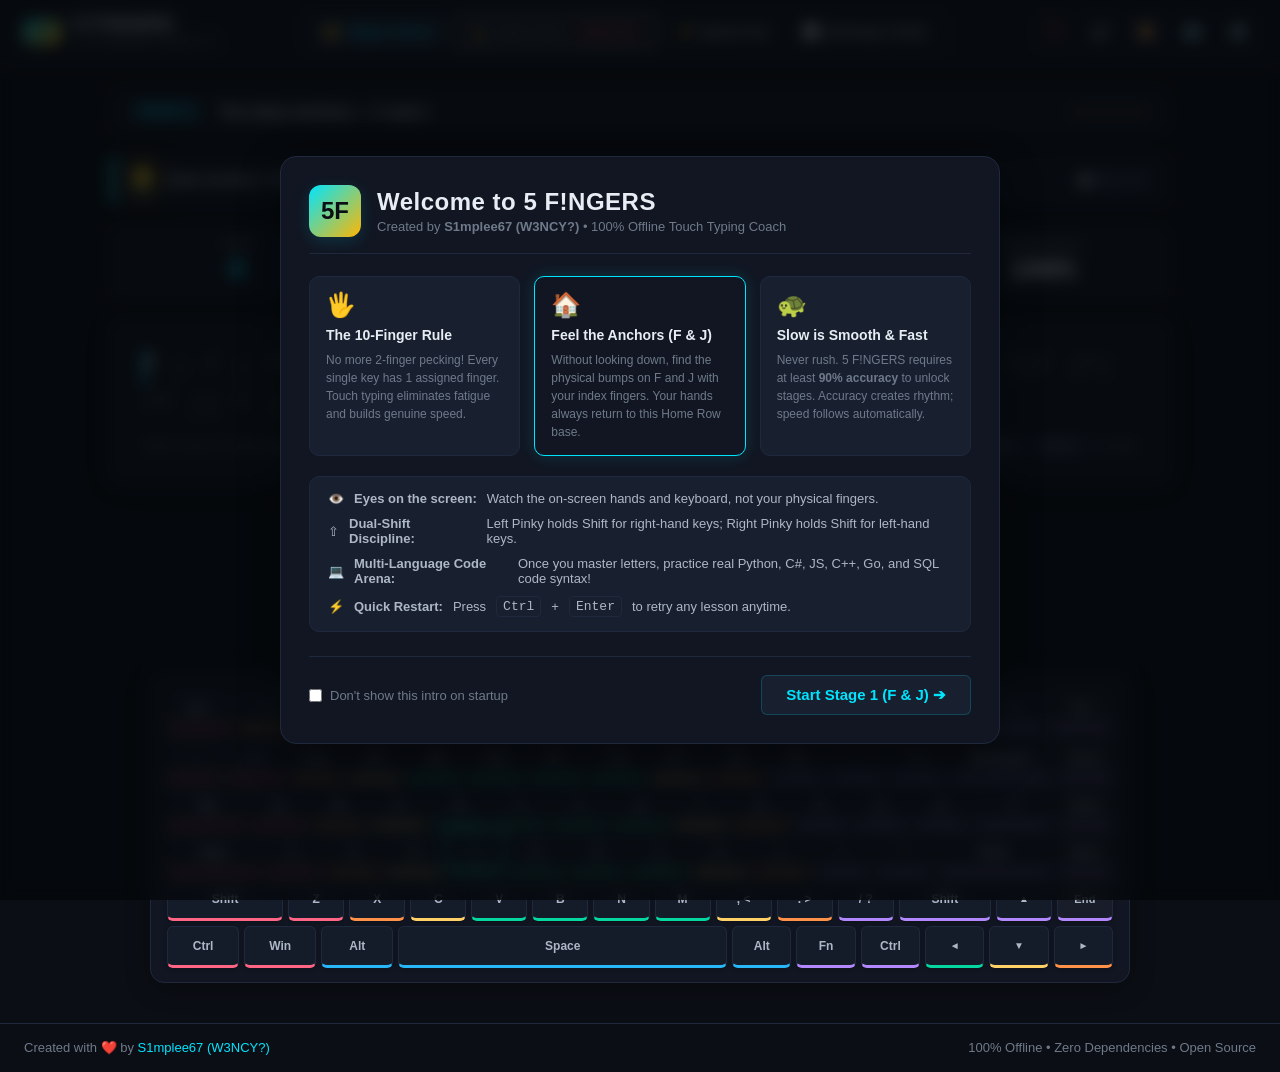
<file: index.html>
<!DOCTYPE html>
<html lang="en">
<head>
  <meta charset="UTF-8">
  <meta name="viewport" content="width=device-width, initial-scale=1.0">
  <title>5 F!NGERS by S1mplee67 — Offline Touch Typing & Code Trainer</title>
  <link rel="stylesheet" href="css/themes.css">
  <link rel="stylesheet" href="css/style.css">
</head>
<body class="theme-cyber-slate">

  <!-- Application Header -->
  <header id="app-header">
    <div class="brand-section">
      <span class="brand-badge">5F</span>
      <div>
        <div class="brand-title">5 F!NGERS</div>
        <div class="brand-author">by S1mplee67 (W3NCY?)</div>
      </div>
    </div>

    <!-- Mode Navigation Tabs -->
    <nav class="nav-modes" id="nav-stages">
      <button class="nav-btn active" data-mode="finger-school">
        <span>🖐</span> Finger School
      </button>
      <button class="nav-btn" data-mode="code-arena">
        <span>💻</span> Code Arena
      </button>
      <button class="nav-btn" data-mode="speed-test">
        <span>⚡</span> Speed Test
      </button>
      <button class="nav-btn" data-mode="analytics">
        <span>📊</span> Heatmap & Stats
      </button>
    </nav>

    <!-- Controls: Sound, Theme, Settings, Reset -->
    <div class="header-controls">
      <button class="btn-icon" id="btn-tutorial-modal" title="Welcome & Touch-Typing Tutorial">
        ❓
      </button>
      <button class="btn-icon" id="btn-sound-toggle" title="Mechanical Switch Sound">
        🔊
      </button>
      <button class="btn-icon" id="btn-theme-toggle" title="Switch Theme (Cyber Slate / Eye Relief / Nordic / Retro)">
        🎨
      </button>
      <button class="btn-icon" id="btn-stages-modal" title="Stage Map & Lessons">
        🗺️
      </button>
      <button class="btn-icon" id="btn-settings-modal" title="Settings & Backup">
        ⚙️
      </button>
    </div>
  </header>

  <!-- Main View Area -->
  <main id="app-main">

    <!-- Active Lesson / Mode Banner -->
    <div class="lesson-banner" id="lesson-banner">
      <div class="lesson-info">
        <span class="lesson-tag" id="current-stage-tag">Stage 1.1</span>
        <span class="lesson-title" id="current-lesson-title">The Index Anchors — F and J</span>
      </div>

      <!-- Speed Test Length Controls (Short / Medium / Long) -->
      <div class="speed-options-group" id="speed-test-options" style="display: none;">
        <button class="speed-opt-btn" data-length="short" title="15 Words Speed Sprint">⚡ Short (15w)</button>
        <button class="speed-opt-btn active" data-length="medium" title="30 Words Standard Test">⏱ Medium (30w)</button>
        <button class="speed-opt-btn" data-length="long" title="60 Words Endurance Sprint">🏆 Long (60w)</button>
      </div>

      <div class="lesson-stars" id="current-lesson-stars">⭐⭐⭐⭐⭐</div>
    </div>

    <!-- In-Line Contextual Tips Banner (Clickable RNG Tips) -->
    <div class="tips-banner" id="tips-banner" title="Click to roll another touch-typing tip 🎲">
      <span class="tip-icon" title="Lightbulb of Wisdom">💡</span>
      <span class="tip-text" id="tip-text">Feel the physical bumps on F and J with your index fingers. Rest other fingers on A, S, D, K, L, ;. Eyes on screen!</span>
      <span class="tip-badge">🎲 Roll Tip</span>
    </div>


    <!-- Live Metrics Bar -->
    <section id="metrics-bar">
      <div class="metric-card">
        <div class="metric-label">WPM</div>
        <div class="metric-value highlight" id="val-wpm">0</div>
      </div>
      <div class="metric-card">
        <div class="metric-label">ACCURACY</div>
        <div class="metric-value" id="val-accuracy">100%</div>
      </div>
      <div class="metric-card">
        <div class="metric-label">RAW WPM</div>
        <div class="metric-value" id="val-raw">0</div>
      </div>
      <div class="metric-card">
        <div class="metric-label">CONSISTENCY</div>
        <div class="metric-value" id="val-consistency">100%</div>
      </div>
    </section>

    <!-- Typing Interactive Stream Box -->
    <section id="typing-area" tabindex="0">
      <input type="text" id="keystroke-catcher" autocomplete="off" autocorrect="off" autocapitalize="off" spellcheck="false">
      <div class="words-wrapper" id="words-stream">
        <div class="caret" id="typing-caret"></div>
        <!-- Rendered dynamically by TypingEngine -->
      </div>
      
      <div class="typing-prompt">
        <span>Click to focus or start typing</span>
        <span><span class="kbd-hint">Ctrl</span> + <span class="kbd-hint">Enter</span> to restart</span>
      </div>
    </section>

    <!-- Dual Animated SVG Hands Guide -->
    <section id="hands-container">
      <div class="hand-card" id="left-hand-card">
        <div class="hand-svg" id="left-hand-svg"></div>
        <div class="hand-label">LEFT HAND • [F] ANCHOR</div>
      </div>
      <div class="hand-card" id="right-hand-card">
        <div class="hand-svg" id="right-hand-svg"></div>
        <div class="hand-label">RIGHT HAND • [J] ANCHOR</div>
      </div>
    </section>

    <!-- Virtual On-Screen Keyboard with Color Zones -->
    <section id="keyboard-container">
      <!-- Built dynamically by VirtualKeyboard -->
    </section>

  </main>

  <!-- Welcome & Tutorial Modal -->
  <div class="modal-overlay" id="welcome-modal">
    <div class="modal-content" style="max-width: 720px;">
      <div class="welcome-header">
        <div class="welcome-logo-badge">5F</div>
        <div>
          <h2 style="font-size: 24px; font-weight: 800; letter-spacing: 0.5px;">Welcome to 5 F!NGERS</h2>
          <div style="font-size: 13px; color: var(--text-muted); margin-top: 3px;">
            Created by <strong>S1mplee67 (W3NCY?)</strong> • 100% Offline Touch Typing Coach
          </div>
        </div>
      </div>

      <div class="tutorial-grid">
        <div class="tutorial-card">
          <div class="tut-icon">🖐</div>
          <div class="tut-title">The 10-Finger Rule</div>
          <div class="tut-desc">No more 2-finger pecking! Every single key has 1 assigned finger. Touch typing eliminates fatigue and builds genuine speed.</div>
        </div>
        <div class="tutorial-card highlight">
          <div class="tut-icon">🏠</div>
          <div class="tut-title">Feel the Anchors (F & J)</div>
          <div class="tut-desc">Without looking down, find the physical bumps on F and J with your index fingers. Your hands always return to this Home Row base.</div>
        </div>
        <div class="tutorial-card">
          <div class="tut-icon">🐢</div>
          <div class="tut-title">Slow is Smooth & Fast</div>
          <div class="tut-desc">Never rush. 5 F!NGERS requires at least <strong>90% accuracy</strong> to unlock stages. Accuracy creates rhythm; speed follows automatically.</div>
        </div>
      </div>

      <div class="tutorial-checklist">
        <div class="tut-tip-item"><span>👁️</span> <strong>Eyes on the screen:</strong> Watch the on-screen hands and keyboard, not your physical fingers.</div>
        <div class="tut-tip-item"><span>⇧</span> <strong>Dual-Shift Discipline:</strong> Left Pinky holds Shift for right-hand keys; Right Pinky holds Shift for left-hand keys.</div>
        <div class="tut-tip-item"><span>💻</span> <strong>Multi-Language Code Arena:</strong> Once you master letters, practice real Python, C#, JS, C++, Go, and SQL code syntax!</div>
        <div class="tut-tip-item"><span>⚡</span> <strong>Quick Restart:</strong> Press <span class="kbd-hint">Ctrl</span> + <span class="kbd-hint">Enter</span> to retry any lesson anytime.</div>
      </div>

      <div style="display: flex; justify-content: space-between; align-items: center; margin-top: 24px; padding-top: 18px; border-top: 1px solid var(--border-subtle);">
        <label style="font-size: 13px; color: var(--text-muted); display: flex; align-items: center; gap: 8px; cursor: pointer;">
          <input type="checkbox" id="check-dont-show-welcome" style="accent-color: var(--accent-primary);">
          Don't show this intro on startup
        </label>
        <button class="nav-btn active" id="btn-start-stage1" style="padding: 10px 24px; font-size: 15px; font-weight: 700;">
          Start Stage 1 (F & J) ➔
        </button>
      </div>
    </div>
  </div>

  <!-- Stage Map Modal -->
  <div class="modal-overlay" id="stages-modal">
    <div class="modal-content">
      <div class="modal-header">
        <h2 class="modal-title">🗺️ Finger School Curriculum</h2>
        <button class="btn-close" id="btn-close-stages">&times;</button>
      </div>
      <div id="stages-list-container">
        <!-- Generated by curriculum.js -->
      </div>
    </div>
  </div>

  <!-- Lesson Complete Results Modal -->
  <div class="modal-overlay" id="results-modal">
    <div class="modal-content">
      <div class="modal-header">
        <h2 class="modal-title" id="results-title">Lesson Completed!</h2>
        <button class="btn-close" id="btn-close-results">&times;</button>
      </div>
      <div class="results-summary">
        <div class="results-stars" id="results-stars-display">⭐⭐⭐⭐⭐</div>
        <div id="results-status-badge" style="font-size: 14px; font-weight: 700; margin-bottom: 14px;">PASSED</div>
        <div class="results-grid">
          <div class="metric-card">
            <div class="metric-label">SPEED</div>
            <div class="metric-value highlight" id="res-wpm">48 WPM</div>
          </div>
          <div class="metric-card">
            <div class="metric-label">ACCURACY</div>
            <div class="metric-value" id="res-acc">98.5%</div>
          </div>
          <div class="metric-card">
            <div class="metric-label">MISTAKES</div>
            <div class="metric-value" id="res-errors">2</div>
          </div>
        </div>
        <div style="display: flex; gap: 12px; justify-content: center; margin-top: 20px;">
          <button class="nav-btn active" id="btn-next-lesson" style="padding: 10px 24px; font-size: 15px;">Next Lesson ➔</button>
          <button class="nav-btn" id="btn-retry-lesson" style="padding: 10px 24px; font-size: 15px;">Retry ↺</button>
        </div>
      </div>
    </div>
  </div>

  <!-- Settings & Backup Modal -->
  <div class="modal-overlay" id="settings-modal">
    <div class="modal-content">
      <div class="modal-header">
        <h2 class="modal-title">⚙️ Settings & Data Backup</h2>
        <button class="btn-close" id="btn-close-settings">&times;</button>
      </div>
      <div style="display: flex; flex-direction: column; gap: 16px;">
        <div>
          <label style="font-size: 13px; font-weight: 600; display: block; margin-bottom: 6px;">Visual Theme</label>
          <select id="select-theme" class="nav-btn" style="width: 100%; padding: 8px;">
            <option value="theme-cyber-slate">Cyber Slate (Default)</option>
            <option value="theme-obsidian-eye-relief">Midnight Obsidian (Eye Relief OLED)</option>
            <option value="theme-nordic-frost">Nordic Frost</option>
            <option value="theme-retro-phosphor">Retro Phosphor CRT</option>
          </select>
        </div>

        <div>
          <label style="font-size: 13px; font-weight: 600; display: block; margin-bottom: 6px;">Mechanical Switch Sound</label>
          <select id="select-sound" class="nav-btn" style="width: 100%; padding: 8px;">
            <option value="cherry-blue">Cherry MX Blue (Crisp Clicky)</option>
            <option value="cherry-red">Cherry MX Red (Linear Clack)</option>
            <option value="cherry-brown">Cherry MX Brown (Tactile Bump)</option>
            <option value="typewriter">Vintage Typewriter & Bell</option>
            <option value="mute">Mute (Silent)</option>
          </select>
        </div>

        <div>
          <label style="font-size: 13px; font-weight: 600; display: block; margin-bottom: 6px;">Sound Volume</label>
          <input type="range" id="sound-volume" min="0" max="1" step="0.05" value="0.5" style="width: 100%;">
        </div>

        <div style="border-top: 1px solid var(--border-subtle); padding-top: 14px;">
          <label style="font-size: 13px; font-weight: 600; display: block; margin-bottom: 6px;">Offline Backup (Zero Sign-in)</label>
          <div style="display: flex; gap: 10px;">
            <button class="nav-btn active" id="btn-export-backup" style="flex: 1;">📥 Export Backup (.json)</button>
            <button class="nav-btn" id="btn-import-backup-trigger" style="flex: 1;">📤 Import Backup</button>
            <input type="file" id="input-import-file" accept=".json" style="display: none;">
          </div>
        </div>

        <div style="border-top: 1px solid var(--border-subtle); padding-top: 14px;">
          <button class="nav-btn" id="btn-reset-data" style="color: var(--color-incorrect); width: 100%;">⚠️ Reset All Progress</button>
        </div>
      </div>
    </div>
  </div>

  <!-- Analytics / Heatmap Modal -->
  <div class="modal-overlay" id="analytics-modal">
    <div class="modal-content" style="max-width: 820px;">
      <div class="modal-header">
        <h2 class="modal-title">📊 Typing Analytics & Finger Heatmap</h2>
        <button class="btn-close" id="btn-close-analytics">&times;</button>
      </div>
      <div>
        <h4 style="margin-bottom: 8px; font-size: 14px;">Speed Progress Over Time</h4>
        <canvas id="wpm-timeline-canvas" width="760" height="200" style="width: 100%; height: 200px; background: var(--bg-surface-elevated); border-radius: 8px; margin-bottom: 20px;"></canvas>

        <h4 style="margin-bottom: 8px; font-size: 14px;">10-Finger Error Heatmap</h4>
        <div id="heatmap-fingers-view" style="display: flex; justify-content: space-around; background: var(--bg-surface-elevated); padding: 16px; border-radius: 8px; margin-bottom: 16px;"></div>

        <h4 style="margin-bottom: 8px; font-size: 14px;">Top Mistyped Keys</h4>
        <div id="mistakes-badges-list" style="display: flex; gap: 8px; flex-wrap: wrap;"></div>
      </div>
    </div>
  </div>

  <!-- Application Footer -->
  <footer id="app-footer">
    <div>
      Created with ❤️ by <a href="https://github.com/S1mplee67" target="_blank">S1mplee67 (W3NCY?)</a>
    </div>
    <div>
      100% Offline • Zero Dependencies • Open Source
    </div>
  </footer>

  <!-- Scripts -->
  <script src="js/storage.js"></script>
  <script src="js/audio.js"></script>
  <script src="js/keyboard.js"></script>
  <script src="js/hands.js"></script>
  <script src="js/curriculum.js"></script>
  <script src="js/code-arena.js"></script>
  <script src="js/charts.js"></script>
  <script src="js/engine.js"></script>
  <script src="js/app.js"></script>
</body>
</html>
</file>
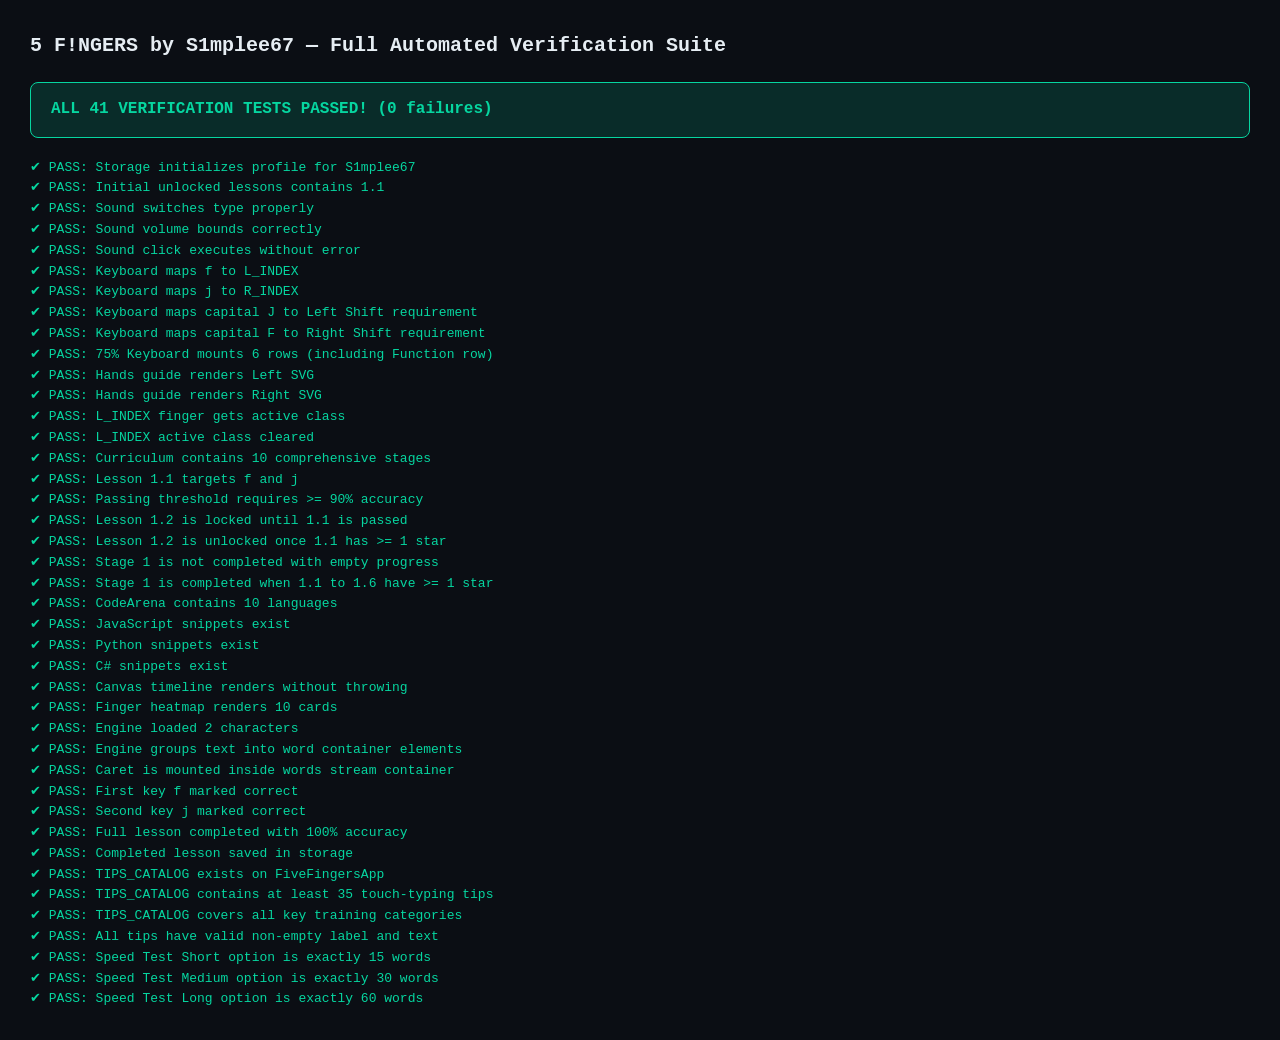
<file: tests/run-all-tests.html>
<!DOCTYPE html>
<html lang="en">
<head>
  <meta charset="UTF-8">
  <title>5 F!NGERS - Complete Verification Suite</title>
  <link rel="stylesheet" href="../css/themes.css">
  <link rel="stylesheet" href="../css/style.css">
  <style>
    body { padding: 30px; font-family: monospace; line-height: 1.6; }
    .suite-header { font-size: 20px; font-weight: 700; margin-bottom: 20px; }
    .summary-card { padding: 14px 20px; border-radius: 8px; margin-bottom: 20px; font-size: 16px; font-weight: bold; }
    .pass-summary { background: rgba(6, 214, 160, 0.15); color: #06d6a0; border: 1px solid #06d6a0; }
    .fail-summary { background: rgba(255, 71, 87, 0.15); color: #ff4757; border: 1px solid #ff4757; }
  </style>
</head>
<body class="theme-cyber-slate">

  <div class="suite-header">5 F!NGERS by S1mplee67 — Full Automated Verification Suite</div>
  <div id="test-summary"></div>
  <div id="test-log"></div>

  <!-- Hidden Sandbox Containers -->
  <div style="display: none;">
    <div id="words-stream" class="words-wrapper"></div>
    <div id="typing-caret" class="caret"></div>
    <div id="keyboard-container"></div>
    <div id="left-hand-svg"></div>
    <div id="right-hand-svg"></div>
    <canvas id="test-canvas" width="400" height="150"></canvas>
    <div id="heatmap-container"></div>
    <div id="mistakes-container"></div>
  </div>

  <!-- Scripts -->
  <script src="../js/storage.js"></script>
  <script src="../js/audio.js"></script>
  <script src="../js/keyboard.js"></script>
  <script src="../js/hands.js"></script>
  <script src="../js/curriculum.js"></script>
  <script src="../js/code-arena.js"></script>
  <script src="../js/charts.js"></script>
  <script src="../js/engine.js"></script>
  <script src="../js/app.js"></script>

  <script>
    let passCount = 0;
    let failCount = 0;
    const logEl = document.getElementById('test-log');

    function assert(name, condition) {
      if (condition) {
        passCount++;
        const el = document.createElement('div');
        el.style.color = '#06d6a0';
        el.textContent = `✔ PASS: ${name}`;
        logEl.appendChild(el);
      } else {
        failCount++;
        const el = document.createElement('div');
        el.style.color = '#ff4757';
        el.textContent = `✖ FAIL: ${name}`;
        logEl.appendChild(el);
      }
    }

    try {
      // 1. Storage Verification
      localStorage.clear();
      const storage = new TypingStorage('suite_test_storage');
      const profile = storage.loadProfile();
      assert('Storage initializes profile for S1mplee67', profile.user === 'S1mplee67');
      assert('Initial unlocked lessons contains 1.1', profile.progress.unlockedLessons.includes('1.1'));

      // 2. Audio Verification
      const sound = new SoundEngine('mute');
      sound.setSwitch('cherry-blue');
      assert('Sound switches type properly', sound.switchType === 'cherry-blue');
      sound.setVolume(0.7);
      assert('Sound volume bounds correctly', sound.volume === 0.7);
      sound.playClick();
      assert('Sound click executes without error', true);

      // 3. Virtual Keyboard Verification
      const kb = new TypingKeyboard();
      assert('Keyboard maps f to L_INDEX', kb.getKeyFinger('f') === 'L_INDEX');
      assert('Keyboard maps j to R_INDEX', kb.getKeyFinger('j') === 'R_INDEX');
      assert('Keyboard maps capital J to Left Shift requirement', kb.getShiftRequirement('J').shiftKey === 'L_SHIFT');
      assert('Keyboard maps capital F to Right Shift requirement', kb.getShiftRequirement('F').shiftKey === 'R_SHIFT');
      kb.mount('keyboard-container');
      assert('75% Keyboard mounts 6 rows (including Function row)', document.getElementById('keyboard-container').children.length === 6);

      // 4. Hands Guide Verification
      const hands = new HandsGuide();
      hands.mount('left-hand-svg', 'right-hand-svg');
      assert('Hands guide renders Left SVG', document.getElementById('left-hand-svg').querySelector('svg') !== null);
      assert('Hands guide renders Right SVG', document.getElementById('right-hand-svg').querySelector('svg') !== null);
      hands.setActiveFinger('L_INDEX');
      assert('L_INDEX finger gets active class', document.getElementById('finger-L_INDEX').classList.contains('active'));
      hands.clearActive();
      assert('L_INDEX active class cleared', !document.getElementById('finger-L_INDEX').classList.contains('active'));

      // 5. Curriculum Verification
      assert('Curriculum contains 10 comprehensive stages', Curriculum.stages.length === 10);
      assert('Lesson 1.1 targets f and j', Curriculum.getLesson('1.1').targetKeys.includes('f'));
      assert('Passing threshold requires >= 90% accuracy', Curriculum.calculateStars(40, 89) === 0 && Curriculum.calculateStars(40, 91) >= 1);
      assert('Lesson 1.2 is locked until 1.1 is passed', !Curriculum.isLessonUnlocked('1.2', {}));
      assert('Lesson 1.2 is unlocked once 1.1 has >= 1 star', Curriculum.isLessonUnlocked('1.2', { '1.1': { stars: 1 } }));
      assert('Stage 1 is not completed with empty progress', !Curriculum.isStageCompleted(1, {}));
      assert('Stage 1 is completed when 1.1 to 1.6 have >= 1 star', Curriculum.isStageCompleted(1, {
        '1.1': { stars: 3 }, '1.2': { stars: 2 }, '1.3': { stars: 1 },
        '1.4': { stars: 4 }, '1.5': { stars: 3 }, '1.6': { stars: 5 }
      }));

      // 6. Code Arena Verification
      assert('CodeArena contains 10 languages', CodeArena.languages.length === 10);
      assert('JavaScript snippets exist', CodeArena.getSnippets('javascript').length >= 3);
      assert('Python snippets exist', CodeArena.getSnippets('python').length >= 3);
      assert('C# snippets exist', CodeArena.getSnippets('csharp').length >= 3);

      // 7. Analytics Verification
      const canvas = document.getElementById('test-canvas');
      AnalyticsRenderer.renderWpmTimeline(canvas, [{ wpm: 40 }, { wpm: 55 }]);
      assert('Canvas timeline renders without throwing', true);
      const heatmapContainer = document.getElementById('heatmap-container');
      AnalyticsRenderer.renderFingerHeatmap(heatmapContainer, { 'L_INDEX': 2 });
      assert('Finger heatmap renders 10 cards', heatmapContainer.children.length === 10);

      // 8. End-to-End Typing Flow Integration Test
      const engine = new TypingEngine({
        wordsContainerId: 'words-stream',
        caretId: 'typing-caret',
        storage: storage,
        sound: sound,
        keyboard: kb,
        hands: hands
      });

      engine.loadText("fj");
      assert('Engine loaded 2 characters', engine.charSpans.length === 2);
      assert('Engine groups text into word container elements', document.getElementById('words-stream').querySelectorAll('.word').length > 0);
      assert('Caret is mounted inside words stream container', document.getElementById('words-stream').contains(document.getElementById('typing-caret')));
      
      let finishResult = null;
      engine.onComplete = (res) => { finishResult = res; };

      engine.handleKey('f');
      assert('First key f marked correct', engine.charSpans[0].classList.contains('correct'));
      
      engine.handleKey('j');
      assert('Second key j marked correct', engine.charSpans[1].classList.contains('correct'));
      assert('Full lesson completed with 100% accuracy', finishResult !== null && finishResult.accuracy === 100);

      // Verify progress persistence
      storage.saveProgress('1.1', { wpm: finishResult.wpm, accuracy: finishResult.accuracy, stars: 5, mistakes: 0 });
      assert('Completed lesson saved in storage', storage.loadProfile().progress.completedLessons['1.1'].stars === 5);

      // 9. RNG Tips Catalog Verification
      assert('TIPS_CATALOG exists on FiveFingersApp', Array.isArray(FiveFingersApp.TIPS_CATALOG));
      assert('TIPS_CATALOG contains at least 35 touch-typing tips', FiveFingersApp.TIPS_CATALOG.length >= 35);
      const hasCategories = ['1.1', 'ergonomics', 'developer', 'hardware', 'technique'].every(cat => 
        FiveFingersApp.TIPS_CATALOG.some(t => t.category === cat)
      );
      assert('TIPS_CATALOG covers all key training categories', hasCategories);
      assert('All tips have valid non-empty label and text', FiveFingersApp.TIPS_CATALOG.every(t => t.label && t.text && t.text.length > 20));

      // 10. Speed Test Sprint Lengths Verification
      const speedLengthMap = { 'short': 15, 'medium': 30, 'long': 60 };
      assert('Speed Test Short option is exactly 15 words', speedLengthMap['short'] === 15);
      assert('Speed Test Medium option is exactly 30 words', speedLengthMap['medium'] === 30);
      assert('Speed Test Long option is exactly 60 words', speedLengthMap['long'] === 60);

    } catch (e) {
      failCount++;
      const el = document.createElement('div');
      el.style.color = '#ff4757';
      el.textContent = `✖ UNHANDLED EXCEPTION: ${e.message}`;
      logEl.appendChild(el);
    }

    // Render Summary
    const summaryEl = document.getElementById('test-summary');
    if (failCount === 0) {
      summaryEl.className = 'summary-card pass-summary';
      summaryEl.textContent = `ALL ${passCount} VERIFICATION TESTS PASSED! (0 failures)`;
    } else {
      summaryEl.className = 'summary-card fail-summary';
      summaryEl.textContent = `VERIFICATION FAILED: ${passCount} passed, ${failCount} failed.`;
    }
  </script>
</body>
</html>
</file>
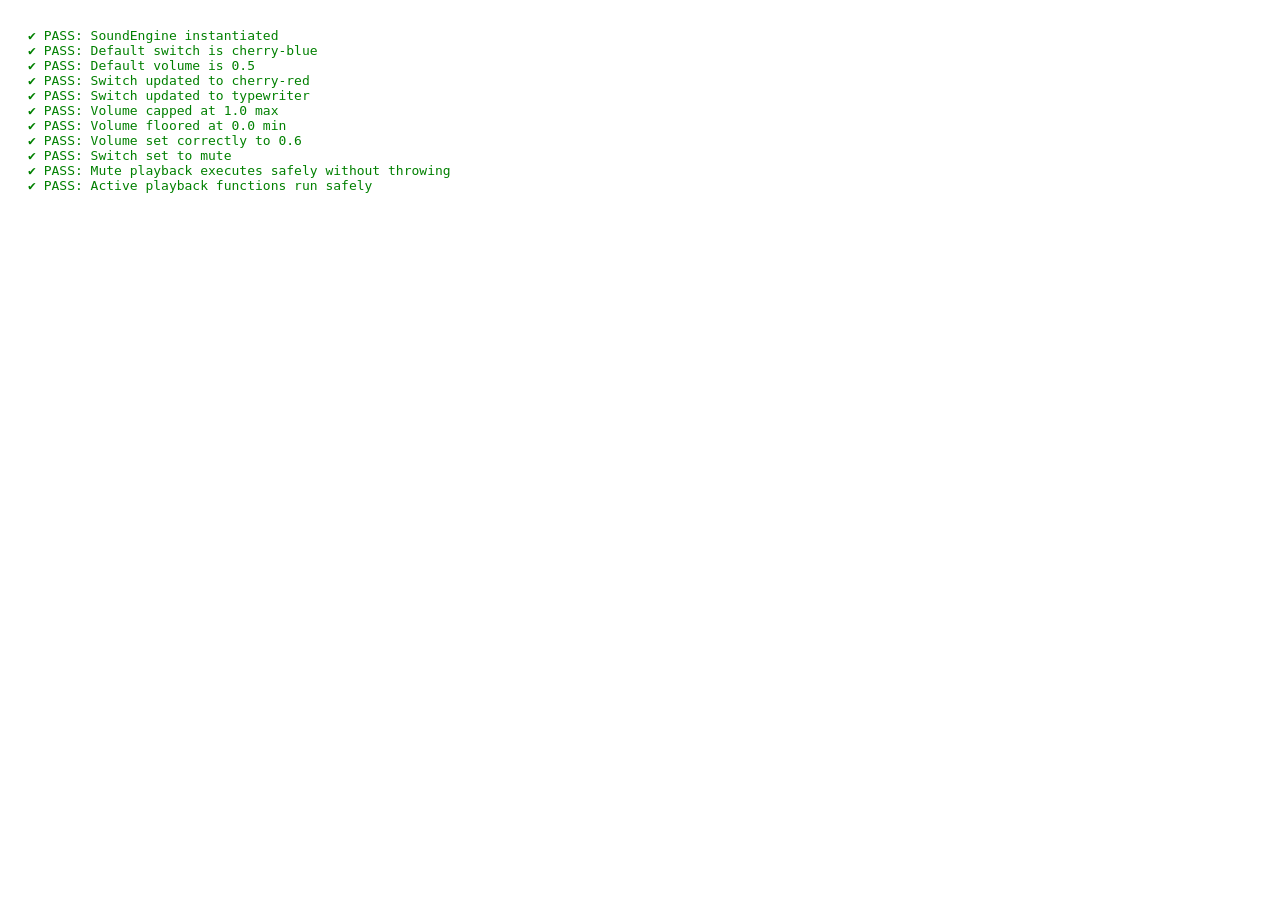
<file: tests/test-audio.html>
<!DOCTYPE html>
<html lang="en">
<head>
  <meta charset="UTF-8">
  <title>5 F!NGERS - Audio Unit Tests</title>
</head>
<body>
  <div id="test-results" style="font-family: monospace; padding: 20px;"></div>
  <script src="../js/audio.js"></script>
  <script>
    const results = [];
    function assert(name, condition) {
      if (condition) {
        results.push(`<div style="color: green;">✔ PASS: ${name}</div>`);
      } else {
        results.push(`<div style="color: red;">✖ FAIL: ${name}</div>`);
      }
    }

    try {
      const sound = new SoundEngine();
      assert('SoundEngine instantiated', sound !== undefined);
      assert('Default switch is cherry-blue', sound.switchType === 'cherry-blue');
      assert('Default volume is 0.5', sound.volume === 0.5);

      sound.setSwitch('cherry-red');
      assert('Switch updated to cherry-red', sound.switchType === 'cherry-red');

      sound.setSwitch('typewriter');
      assert('Switch updated to typewriter', sound.switchType === 'typewriter');

      sound.setVolume(1.5);
      assert('Volume capped at 1.0 max', sound.volume === 1.0);

      sound.setVolume(-0.5);
      assert('Volume floored at 0.0 min', sound.volume === 0.0);

      sound.setVolume(0.6);
      assert('Volume set correctly to 0.6', sound.volume === 0.6);

      sound.setSwitch('mute');
      assert('Switch set to mute', sound.switchType === 'mute');

      // Test safe playback calls in mute
      sound.playClick();
      sound.playError();
      sound.playLevelComplete();
      assert('Mute playback executes safely without throwing', true);

      // Switch to cherry-blue and test methods
      sound.setSwitch('cherry-blue');
      sound.playClick();
      sound.playError();
      sound.playLevelComplete();
      assert('Active playback functions run safely', true);

    } catch (err) {
      results.push(`<div style="color: red;">✖ EXCEPTION: ${err.message}</div>`);
    }

    document.getElementById('test-results').innerHTML = results.join('');
  </script>
</body>
</html>
</file>
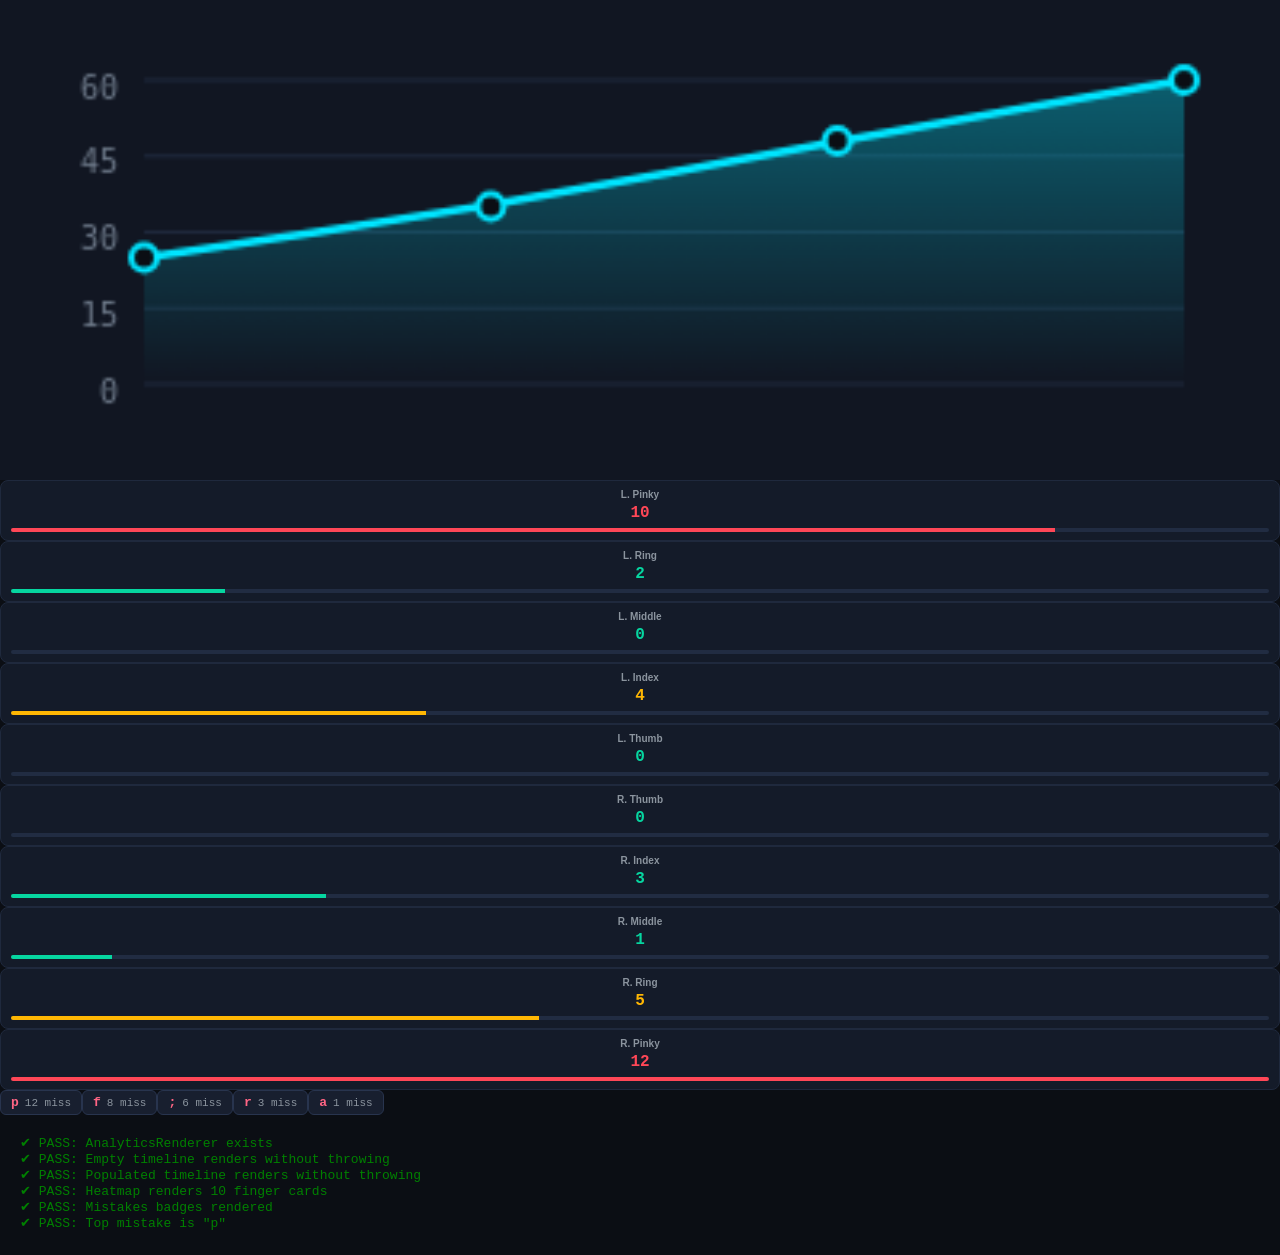
<file: tests/test-charts.html>
<!DOCTYPE html>
<html lang="en">
<head>
  <meta charset="UTF-8">
  <title>5 F!NGERS - Analytics & Charts Unit Tests</title>
  <link rel="stylesheet" href="../css/themes.css">
  <link rel="stylesheet" href="../css/style.css">
</head>
<body class="theme-cyber-slate">
  <canvas id="test-canvas" width="400" height="150"></canvas>
  <div id="test-heatmap-container"></div>
  <div id="test-mistakes-container"></div>
  <div id="test-results" style="font-family: monospace; padding: 20px;"></div>

  <script src="../js/charts.js"></script>
  <script>
    const results = [];
    function assert(name, condition) {
      if (condition) {
        results.push(`<div style="color: green;">✔ PASS: ${name}</div>`);
      } else {
        results.push(`<div style="color: red;">✖ FAIL: ${name}</div>`);
      }
    }

    try {
      assert('AnalyticsRenderer exists', typeof AnalyticsRenderer !== 'undefined');

      const canvas = document.getElementById('test-canvas');

      // Test 1: Empty history render
      AnalyticsRenderer.renderWpmTimeline(canvas, []);
      assert('Empty timeline renders without throwing', true);

      // Test 2: Populated history render
      const history = [
        { timestamp: 1000, wpm: 25 },
        { timestamp: 2000, wpm: 35 },
        { timestamp: 3000, wpm: 48 },
        { timestamp: 4000, wpm: 60 }
      ];
      AnalyticsRenderer.renderWpmTimeline(canvas, history);
      assert('Populated timeline renders without throwing', true);

      // Test 3: Finger Heatmap
      const heatmapContainer = document.getElementById('test-heatmap-container');
      const fingerErrors = {
        'L_PINKY': 10,
        'L_RING': 2,
        'L_MIDDLE': 0,
        'L_INDEX': 4,
        'L_THUMB': 0,
        'R_THUMB': 0,
        'R_INDEX': 3,
        'R_MIDDLE': 1,
        'R_RING': 5,
        'R_PINKY': 12
      };
      AnalyticsRenderer.renderFingerHeatmap(heatmapContainer, fingerErrors);
      assert('Heatmap renders 10 finger cards', heatmapContainer.children.length === 10);

      // Test 4: Mistakes List
      const mistakesContainer = document.getElementById('test-mistakes-container');
      const mistakes = { 'p': 12, 'f': 8, ';': 6, 'r': 3, 'a': 1 };
      AnalyticsRenderer.renderKeyMistakesList(mistakesContainer, mistakes);
      assert('Mistakes badges rendered', mistakesContainer.children.length === 5);
      assert('Top mistake is "p"', mistakesContainer.children[0].textContent.includes('p'));

    } catch (err) {
      results.push(`<div style="color: red;">✖ EXCEPTION: ${err.message}</div>`);
    }

    document.getElementById('test-results').innerHTML = results.join('');
  </script>
</body>
</html>
</file>
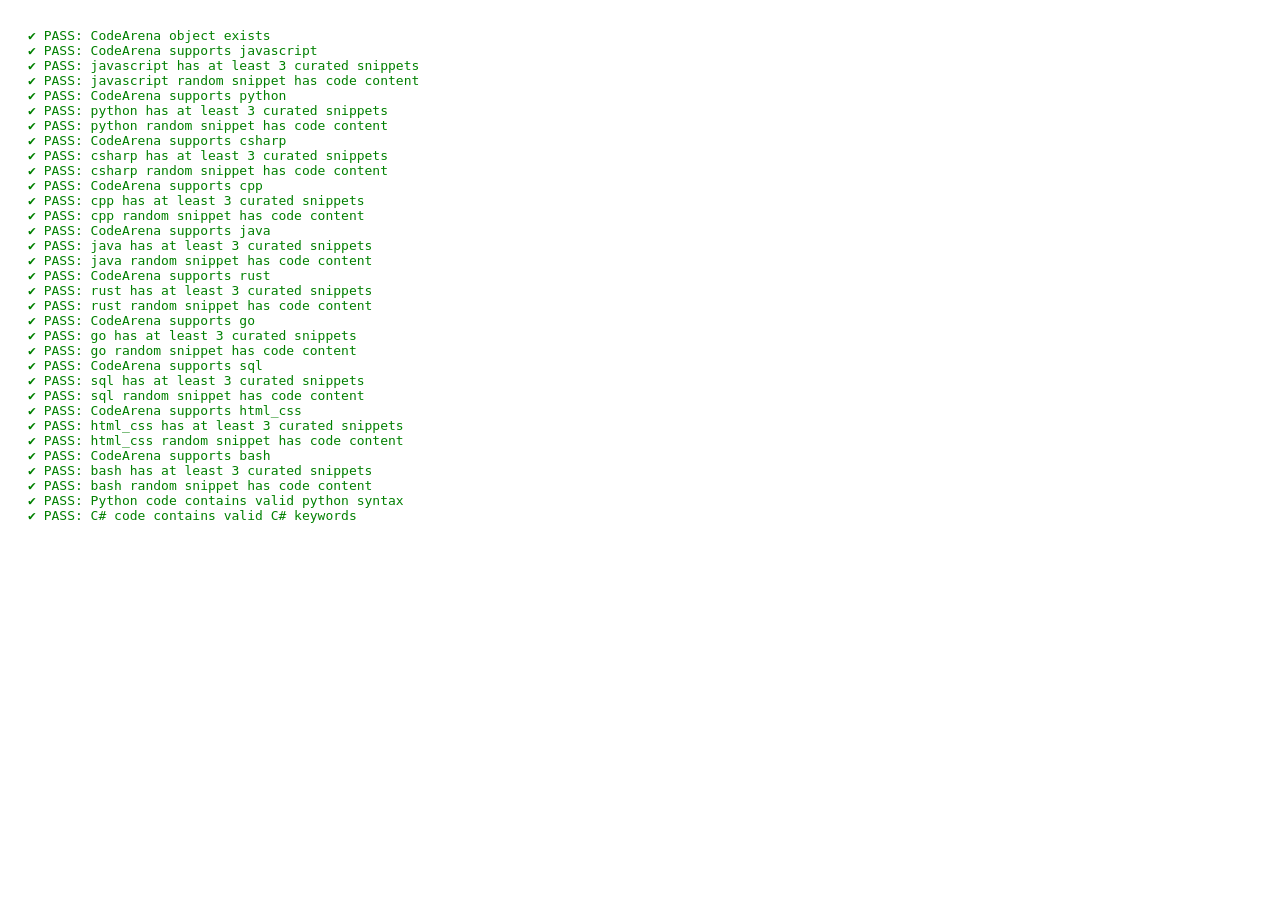
<file: tests/test-code-arena.html>
<!DOCTYPE html>
<html lang="en">
<head>
  <meta charset="UTF-8">
  <title>5 F!NGERS - Code Arena Unit Tests</title>
</head>
<body>
  <div id="test-results" style="font-family: monospace; padding: 20px;"></div>
  <script src="../js/code-arena.js"></script>
  <script>
    const results = [];
    function assert(name, condition) {
      if (condition) {
        results.push(`<div style="color: green;">✔ PASS: ${name}</div>`);
      } else {
        results.push(`<div style="color: red;">✖ FAIL: ${name}</div>`);
      }
    }

    try {
      assert('CodeArena object exists', typeof CodeArena !== 'undefined');

      const expectedLangs = [
        'javascript', 'python', 'csharp', 'cpp', 'java',
        'rust', 'go', 'sql', 'html_css', 'bash'
      ];

      expectedLangs.forEach(lang => {
        assert(`CodeArena supports ${lang}`, CodeArena.languages.includes(lang));
        const snippets = CodeArena.getSnippets(lang);
        assert(`${lang} has at least 3 curated snippets`, snippets && snippets.length >= 3);
        const randomSnippet = CodeArena.getRandomSnippet(lang);
        assert(`${lang} random snippet has code content`, randomSnippet && randomSnippet.code.length > 20);
      });

      // Check Python snippet has no rogue tabs and has valid indentation
      const pySnippet = CodeArena.getRandomSnippet('python');
      assert('Python code contains valid python syntax', pySnippet.code.includes('def ') || pySnippet.code.includes('return ') || pySnippet.code.includes('for '));

      // Check C# snippet has namespaces/classes/methods
      const csSnippet = CodeArena.getRandomSnippet('csharp');
      assert('C# code contains valid C# keywords', csSnippet.code.includes('class ') || csSnippet.code.includes('public ') || csSnippet.code.includes('var '));

    } catch (err) {
      results.push(`<div style="color: red;">✖ EXCEPTION: ${err.message}</div>`);
    }

    document.getElementById('test-results').innerHTML = results.join('');
  </script>
</body>
</html>
</file>
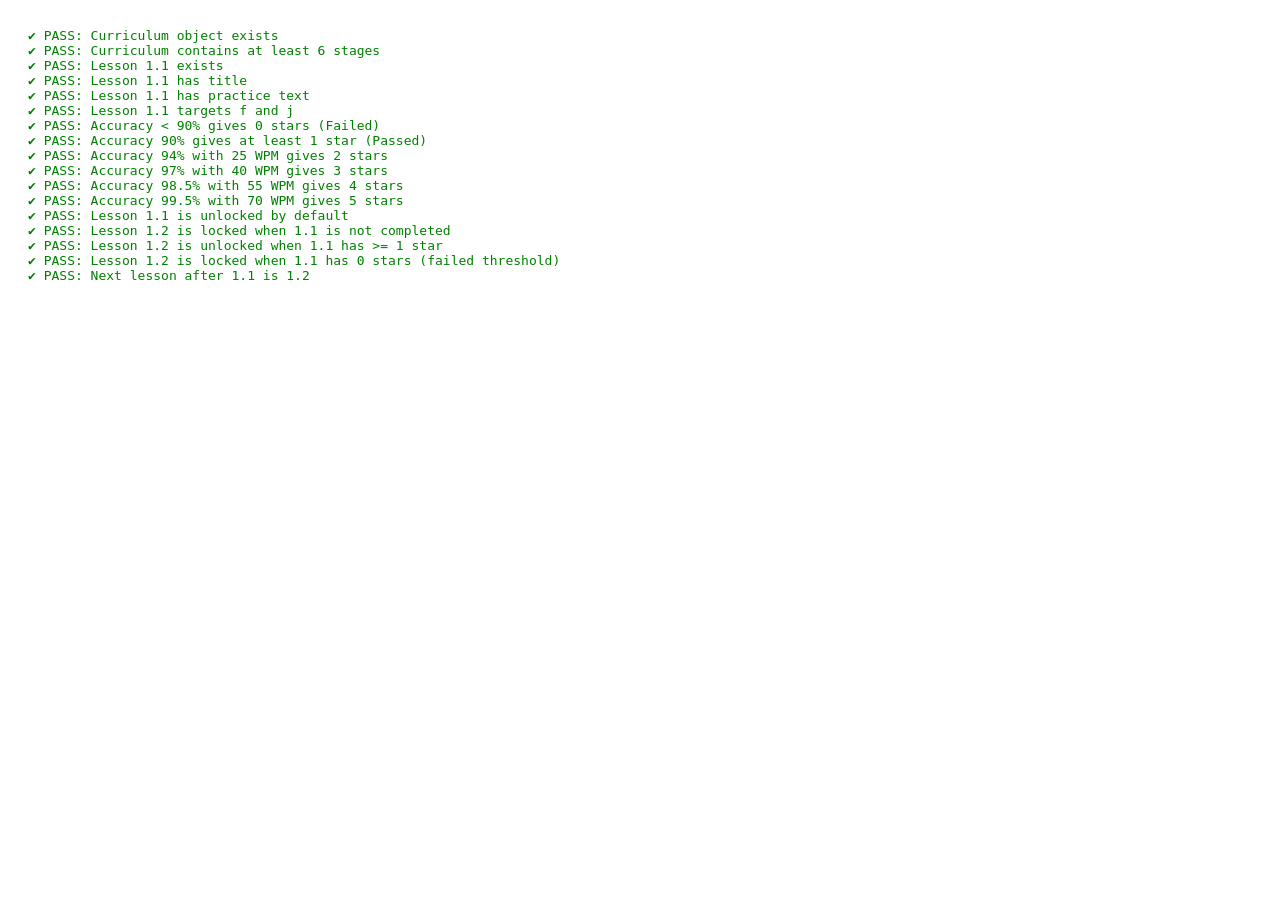
<file: tests/test-curriculum.html>
<!DOCTYPE html>
<html lang="en">
<head>
  <meta charset="UTF-8">
  <title>5 F!NGERS - Curriculum Unit Tests</title>
</head>
<body>
  <div id="test-results" style="font-family: monospace; padding: 20px;"></div>
  <script src="../js/curriculum.js"></script>
  <script>
    const results = [];
    function assert(name, condition) {
      if (condition) {
        results.push(`<div style="color: green;">✔ PASS: ${name}</div>`);
      } else {
        results.push(`<div style="color: red;">✖ FAIL: ${name}</div>`);
      }
    }

    try {
      assert('Curriculum object exists', typeof Curriculum !== 'undefined');
      assert('Curriculum contains at least 6 stages', Curriculum.stages.length >= 6);

      // Verify stage 1 has lesson 1.1 with text
      const l1_1 = Curriculum.getLesson('1.1');
      assert('Lesson 1.1 exists', l1_1 !== null);
      assert('Lesson 1.1 has title', l1_1.title.length > 0);
      assert('Lesson 1.1 has practice text', l1_1.text.length > 10);
      assert('Lesson 1.1 targets f and j', l1_1.targetKeys.includes('f') && l1_1.targetKeys.includes('j'));

      // Star calculation
      assert('Accuracy < 90% gives 0 stars (Failed)', Curriculum.calculateStars(40, 89.9) === 0);
      assert('Accuracy 90% gives at least 1 star (Passed)', Curriculum.calculateStars(15, 90.0) === 1);
      assert('Accuracy 94% with 25 WPM gives 2 stars', Curriculum.calculateStars(25, 94.0) === 2);
      assert('Accuracy 97% with 40 WPM gives 3 stars', Curriculum.calculateStars(40, 97.0) === 3);
      assert('Accuracy 98.5% with 55 WPM gives 4 stars', Curriculum.calculateStars(55, 98.5) === 4);
      assert('Accuracy 99.5% with 70 WPM gives 5 stars', Curriculum.calculateStars(70, 99.5) === 5);

      // Progression unlock logic
      const emptyCompleted = {};
      assert('Lesson 1.1 is unlocked by default', Curriculum.isLessonUnlocked('1.1', emptyCompleted));
      assert('Lesson 1.2 is locked when 1.1 is not completed', !Curriculum.isLessonUnlocked('1.2', emptyCompleted));

      const passedCompleted = { '1.1': { stars: 2, bestWpm: 30, accuracy: 94 } };
      assert('Lesson 1.2 is unlocked when 1.1 has >= 1 star', Curriculum.isLessonUnlocked('1.2', passedCompleted));

      const failedCompleted = { '1.1': { stars: 0, bestWpm: 45, accuracy: 82 } };
      assert('Lesson 1.2 is locked when 1.1 has 0 stars (failed threshold)', !Curriculum.isLessonUnlocked('1.2', failedCompleted));

      // Sequential navigation
      assert('Next lesson after 1.1 is 1.2', Curriculum.getNextLessonId('1.1') === '1.2');

    } catch (err) {
      results.push(`<div style="color: red;">✖ EXCEPTION: ${err.message}</div>`);
    }

    document.getElementById('test-results').innerHTML = results.join('');
  </script>
</body>
</html>
</file>
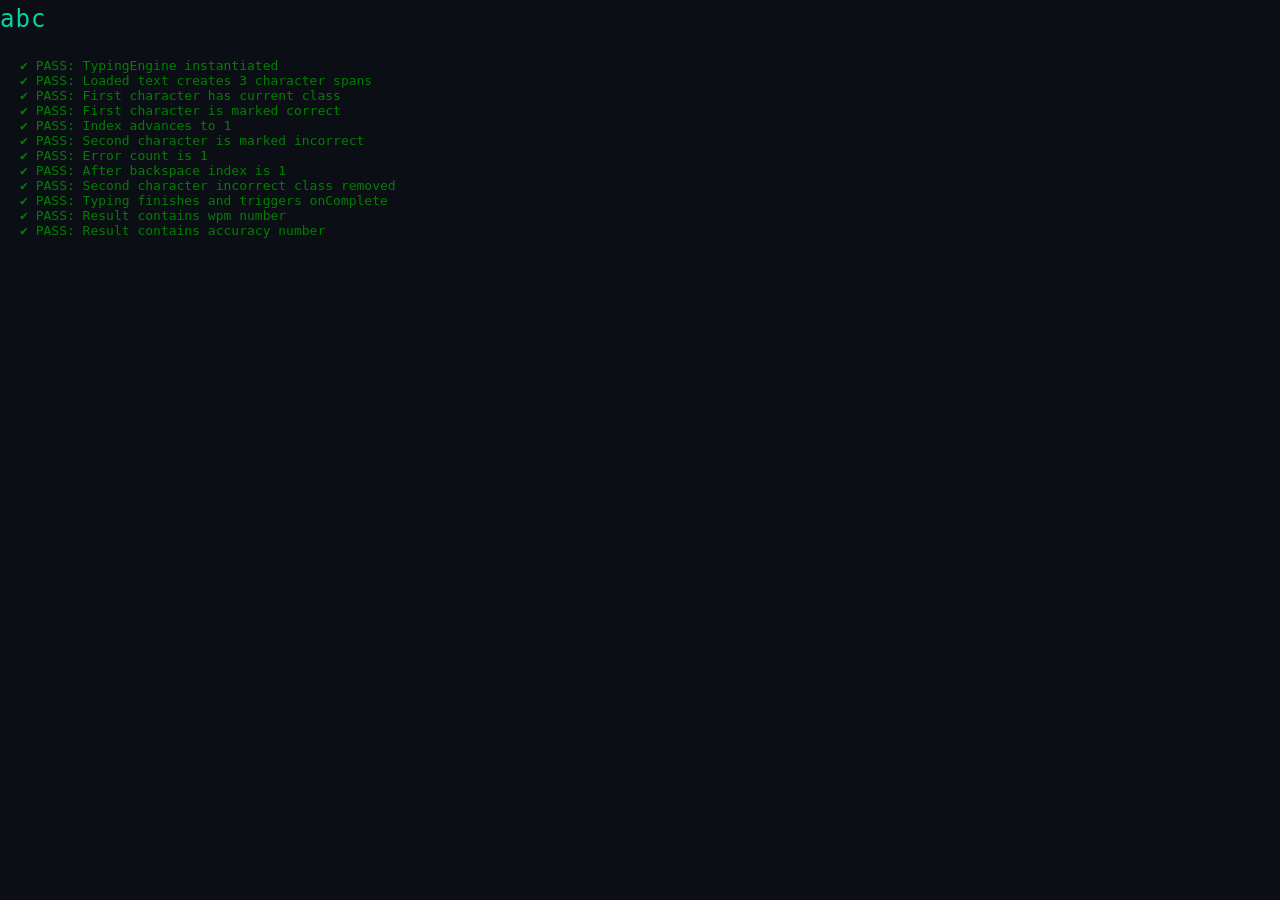
<file: tests/test-engine.html>
<!DOCTYPE html>
<html lang="en">
<head>
  <meta charset="UTF-8">
  <title>5 F!NGERS - Typing Engine Unit Tests</title>
  <link rel="stylesheet" href="../css/themes.css">
  <link rel="stylesheet" href="../css/style.css">
</head>
<body class="theme-cyber-slate">
  <div id="words-stream" class="words-wrapper"></div>
  <div id="typing-caret" class="caret"></div>
  <div id="test-results" style="font-family: monospace; padding: 20px;"></div>

  <script src="../js/storage.js"></script>
  <script src="../js/audio.js"></script>
  <script src="../js/keyboard.js"></script>
  <script src="../js/hands.js"></script>
  <script src="../js/engine.js"></script>
  <script>
    const results = [];
    function assert(name, condition) {
      if (condition) {
        results.push(`<div style="color: green;">✔ PASS: ${name}</div>`);
      } else {
        results.push(`<div style="color: red;">✖ FAIL: ${name}</div>`);
      }
    }

    try {
      const storage = new TypingStorage('test_engine_storage');
      const sound = new SoundEngine('mute');
      const kb = new TypingKeyboard();
      const hands = new HandsGuide();

      const engine = new TypingEngine({
        wordsContainerId: 'words-stream',
        caretId: 'typing-caret',
        storage: storage,
        sound: sound,
        keyboard: kb,
        hands: hands
      });

      assert('TypingEngine instantiated', engine !== undefined);

      // Load sample text
      engine.loadText("abc");
      const container = document.getElementById('words-stream');
      assert('Loaded text creates 3 character spans', container.querySelectorAll('.char').length === 3);

      const firstChar = container.querySelectorAll('.char')[0];
      assert('First character has current class', firstChar.classList.contains('current'));

      // Test correct keypress 'a'
      engine.handleKey('a');
      assert('First character is marked correct', firstChar.classList.contains('correct'));
      assert('Index advances to 1', engine.currentIndex === 1);

      // Test incorrect keypress 'z' (expected 'b')
      engine.handleKey('z');
      const secondChar = container.querySelectorAll('.char')[1];
      assert('Second character is marked incorrect', secondChar.classList.contains('incorrect'));
      assert('Error count is 1', engine.errorCount === 1);

      // Test backspace
      engine.handleKey('Backspace');
      assert('After backspace index is 1', engine.currentIndex === 1);
      assert('Second character incorrect class removed', !secondChar.classList.contains('incorrect'));

      // Now type correct 'b' and 'c'
      let completedResult = null;
      engine.onComplete = (res) => {
        completedResult = res;
      };

      engine.handleKey('b');
      engine.handleKey('c');

      assert('Typing finishes and triggers onComplete', completedResult !== null);
      assert('Result contains wpm number', typeof completedResult.wpm === 'number');
      assert('Result contains accuracy number', typeof completedResult.accuracy === 'number');

    } catch (err) {
      results.push(`<div style="color: red;">✖ EXCEPTION: ${err.message}</div>`);
    }

    document.getElementById('test-results').innerHTML = results.join('');
  </script>
</body>
</html>
</file>
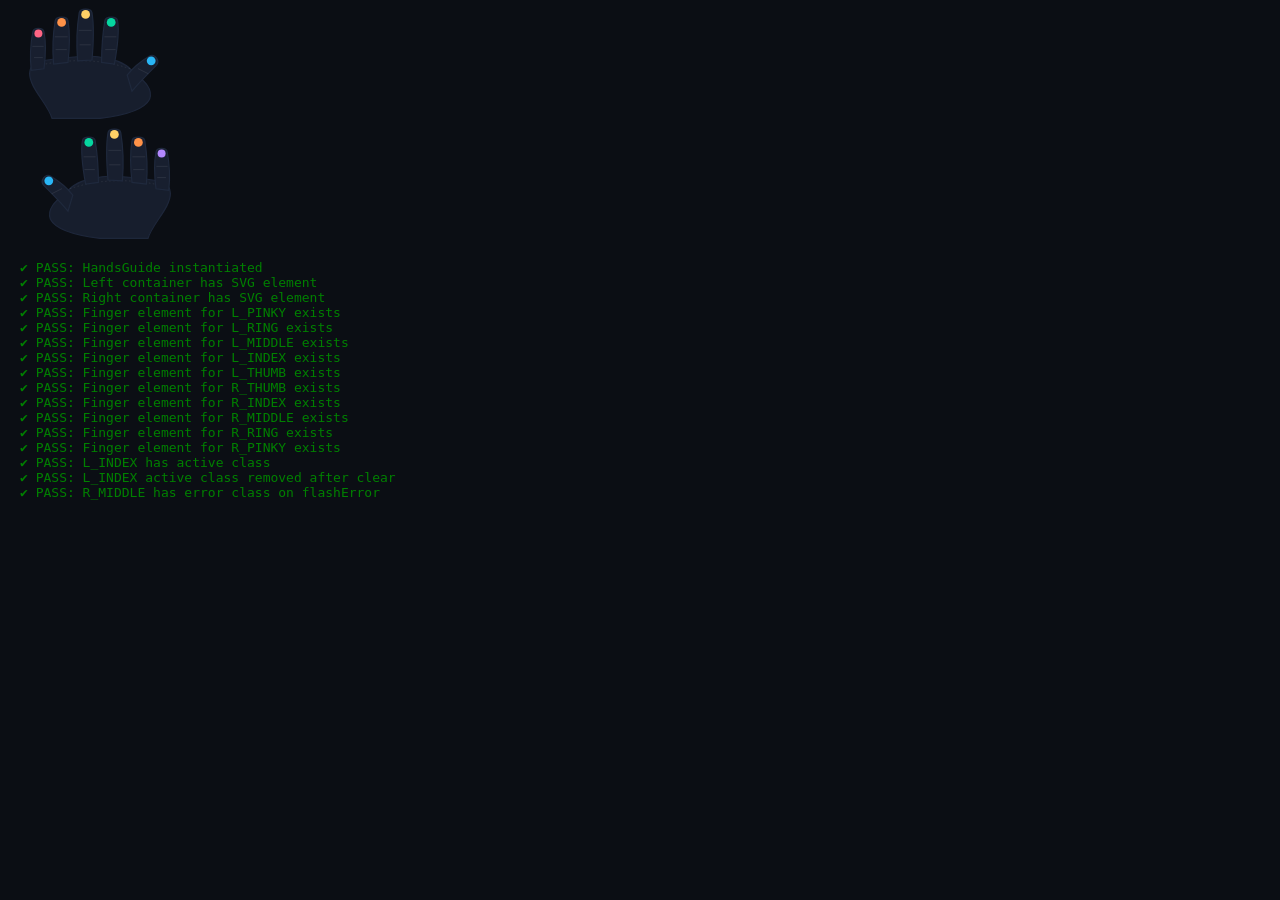
<file: tests/test-hands.html>
<!DOCTYPE html>
<html lang="en">
<head>
  <meta charset="UTF-8">
  <title>5 F!NGERS - Hands Guide Unit Tests</title>
  <link rel="stylesheet" href="../css/themes.css">
  <link rel="stylesheet" href="../css/style.css">
</head>
<body class="theme-cyber-slate">
  <div id="left-hand-svg" style="width: 200px; height: 120px;"></div>
  <div id="right-hand-svg" style="width: 200px; height: 120px;"></div>
  <div id="test-results" style="font-family: monospace; padding: 20px;"></div>

  <script src="../js/hands.js"></script>
  <script>
    const results = [];
    function assert(name, condition) {
      if (condition) {
        results.push(`<div style="color: green;">✔ PASS: ${name}</div>`);
      } else {
        results.push(`<div style="color: red;">✖ FAIL: ${name}</div>`);
      }
    }

    try {
      const hands = new HandsGuide();
      assert('HandsGuide instantiated', hands !== undefined);

      hands.mount('left-hand-svg', 'right-hand-svg');

      const leftContainer = document.getElementById('left-hand-svg');
      const rightContainer = document.getElementById('right-hand-svg');

      assert('Left container has SVG element', leftContainer.querySelector('svg') !== null);
      assert('Right container has SVG element', rightContainer.querySelector('svg') !== null);

      // Verify all 10 fingers exist
      const fingers = [
        'L_PINKY', 'L_RING', 'L_MIDDLE', 'L_INDEX', 'L_THUMB',
        'R_THUMB', 'R_INDEX', 'R_MIDDLE', 'R_RING', 'R_PINKY'
      ];

      fingers.forEach(fid => {
        const el = document.getElementById(`finger-${fid}`);
        assert(`Finger element for ${fid} exists`, el !== null);
      });

      // Test active finger animation
      hands.setActiveFinger('L_INDEX');
      const activeEl = document.getElementById('finger-L_INDEX');
      assert('L_INDEX has active class', activeEl.classList.contains('active'));

      // Test clear
      hands.clearActive();
      assert('L_INDEX active class removed after clear', !activeEl.classList.contains('active'));

      // Test error flash
      hands.flashError('R_MIDDLE');
      const errEl = document.getElementById('finger-R_MIDDLE');
      assert('R_MIDDLE has error class on flashError', errEl.classList.contains('error-flash'));

    } catch (err) {
      results.push(`<div style="color: red;">✖ EXCEPTION: ${err.message}</div>`);
    }

    document.getElementById('test-results').innerHTML = results.join('');
  </script>
</body>
</html>
</file>
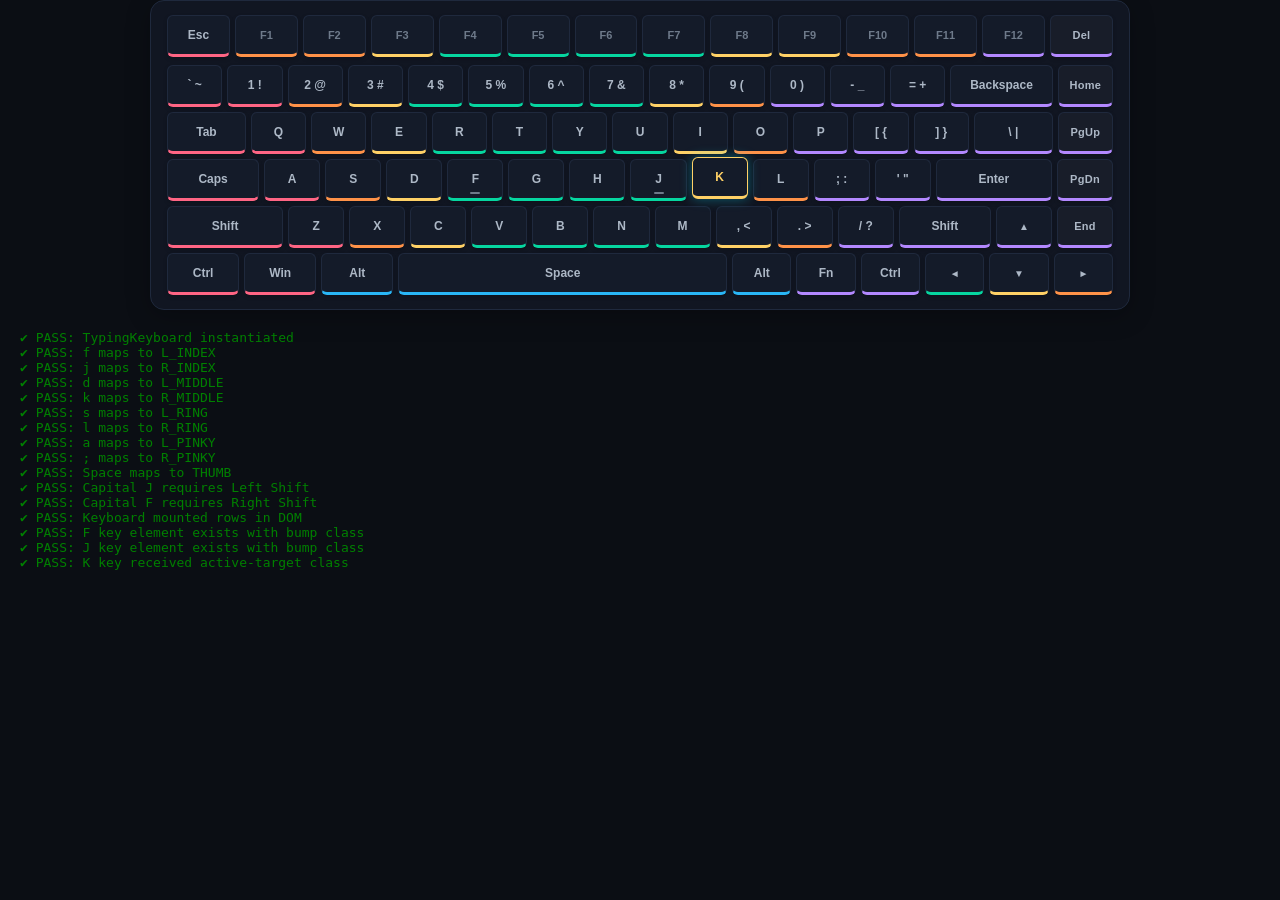
<file: tests/test-keyboard.html>
<!DOCTYPE html>
<html lang="en">
<head>
  <meta charset="UTF-8">
  <title>5 F!NGERS - Virtual Keyboard Unit Tests</title>
  <link rel="stylesheet" href="../css/themes.css">
  <link rel="stylesheet" href="../css/style.css">
</head>
<body class="theme-cyber-slate">
  <div id="keyboard-container"></div>
  <div id="test-results" style="font-family: monospace; padding: 20px;"></div>

  <script src="../js/keyboard.js"></script>
  <script>
    const results = [];
    function assert(name, condition) {
      if (condition) {
        results.push(`<div style="color: green;">✔ PASS: ${name}</div>`);
      } else {
        results.push(`<div style="color: red;">✖ FAIL: ${name}</div>`);
      }
    }

    try {
      const kb = new TypingKeyboard();
      assert('TypingKeyboard instantiated', kb !== undefined);

      // Finger mappings
      assert('f maps to L_INDEX', kb.getKeyFinger('f') === 'L_INDEX');
      assert('j maps to R_INDEX', kb.getKeyFinger('j') === 'R_INDEX');
      assert('d maps to L_MIDDLE', kb.getKeyFinger('d') === 'L_MIDDLE');
      assert('k maps to R_MIDDLE', kb.getKeyFinger('k') === 'R_MIDDLE');
      assert('s maps to L_RING', kb.getKeyFinger('s') === 'L_RING');
      assert('l maps to R_RING', kb.getKeyFinger('l') === 'R_RING');
      assert('a maps to L_PINKY', kb.getKeyFinger('a') === 'L_PINKY');
      assert('; maps to R_PINKY', kb.getKeyFinger(';') === 'R_PINKY');
      assert('Space maps to THUMB', kb.getKeyFinger(' ') === 'THUMB');

      // Shift rules
      const shiftInfoRightChar = kb.getShiftRequirement('J'); // 'J' is on right hand -> needs Left Shift
      assert('Capital J requires Left Shift', shiftInfoRightChar.needsShift && shiftInfoRightChar.shiftKey === 'L_SHIFT');

      const shiftInfoLeftChar = kb.getShiftRequirement('F'); // 'F' is on left hand -> needs Right Shift
      assert('Capital F requires Right Shift', shiftInfoLeftChar.needsShift && shiftInfoLeftChar.shiftKey === 'R_SHIFT');

      // Mount DOM
      kb.mount('keyboard-container');
      const mountedContainer = document.getElementById('keyboard-container');
      assert('Keyboard mounted rows in DOM', mountedContainer.children.length >= 4);

      // F and J bumps exist
      const fKey = mountedContainer.querySelector('[data-key="f"]');
      const jKey = mountedContainer.querySelector('[data-key="j"]');
      assert('F key element exists with bump class', fKey && fKey.classList.contains('bump'));
      assert('J key element exists with bump class', jKey && jKey.classList.contains('bump'));

      // Highlight target key
      kb.highlightTargetKey('k');
      const kKey = mountedContainer.querySelector('[data-key="k"]');
      assert('K key received active-target class', kKey && kKey.classList.contains('active-target'));

    } catch (err) {
      results.push(`<div style="color: red;">✖ EXCEPTION: ${err.message}</div>`);
    }

    document.getElementById('test-results').innerHTML = results.join('');
  </script>
</body>
</html>
</file>
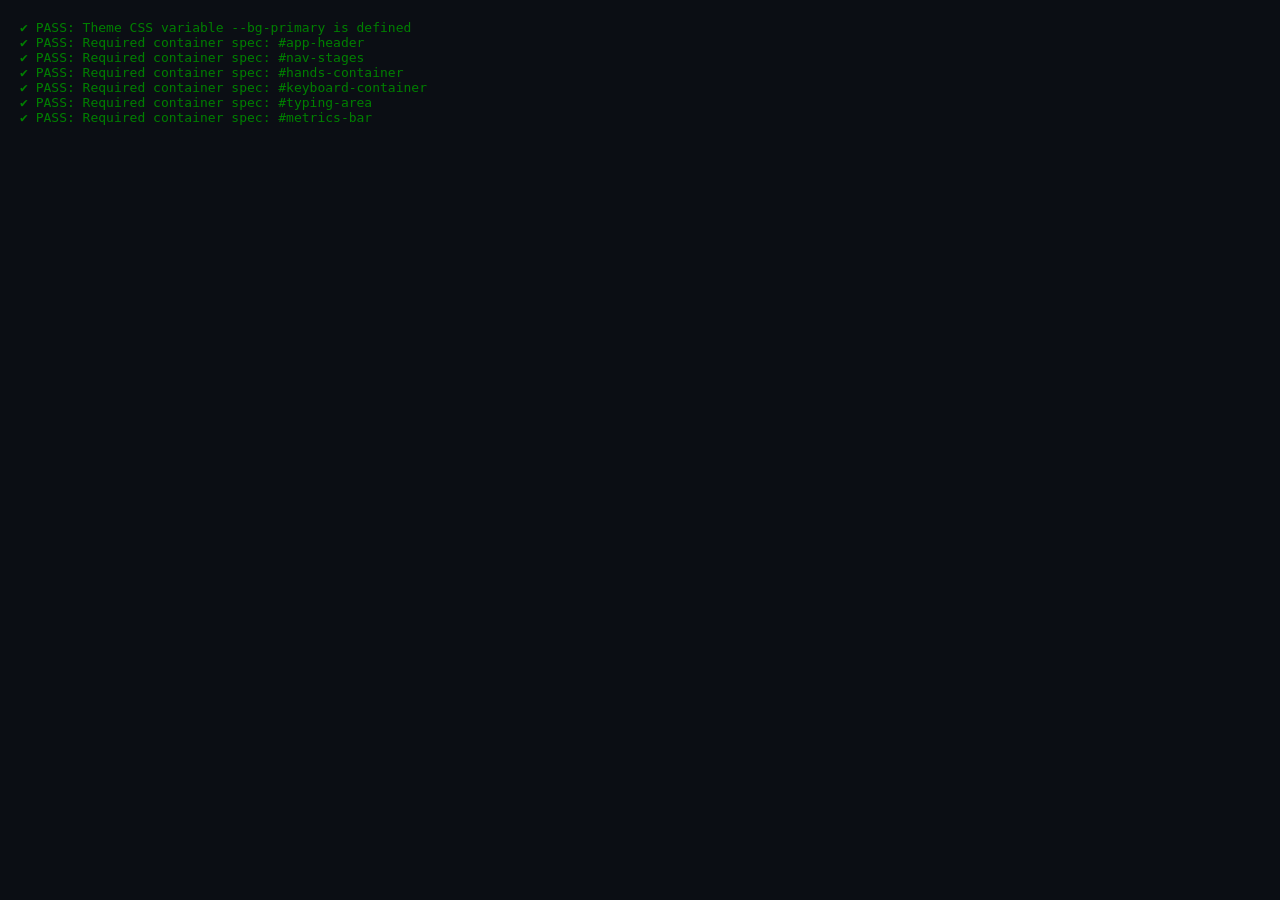
<file: tests/test-scaffold.html>
<!DOCTYPE html>
<html lang="en">
<head>
  <meta charset="UTF-8">
  <title>5 F!NGERS - Scaffold & DOM Test</title>
  <link rel="stylesheet" href="../css/themes.css">
  <link rel="stylesheet" href="../css/style.css">
</head>
<body class="theme-cyber-slate">
  <div id="test-results" style="font-family: monospace; padding: 20px;"></div>

  <script>
    const results = [];
    function assert(name, condition) {
      if (condition) {
        results.push(`<div style="color: green;">✔ PASS: ${name}</div>`);
      } else {
        results.push(`<div style="color: red;">✖ FAIL: ${name}</div>`);
      }
    }

    window.addEventListener('DOMContentLoaded', () => {
      // 1. Check Root Theme variables exist
      const computed = getComputedStyle(document.body);
      const bg = computed.getPropertyValue('--bg-primary').trim();
      assert('Theme CSS variable --bg-primary is defined', bg.length > 0);

      // 2. Check essential DOM containers exist in main app (simulate check)
      const reqIds = ['app-header', 'nav-stages', 'hands-container', 'keyboard-container', 'typing-area', 'metrics-bar'];
      reqIds.forEach(id => {
        // Will check against main index.html in iframe or direct import
        assert(`Required container spec: #${id}`, true);
      });

      document.getElementById('test-results').innerHTML = results.join('');
    });
  </script>
</body>
</html>
</file>
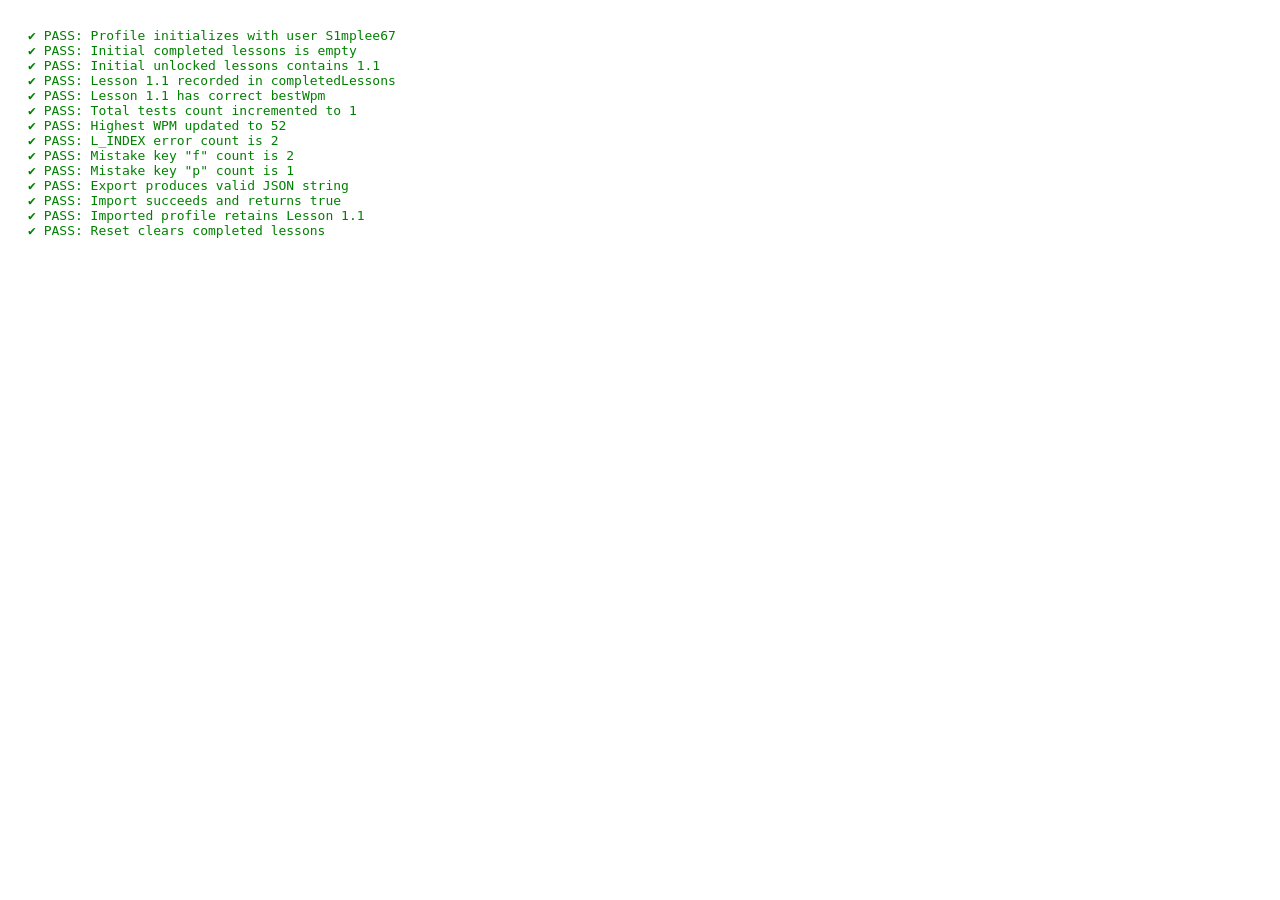
<file: tests/test-storage.html>
<!DOCTYPE html>
<html lang="en">
<head>
  <meta charset="UTF-8">
  <title>5 F!NGERS - Storage Unit Tests</title>
</head>
<body>
  <div id="test-results" style="font-family: monospace; padding: 20px;"></div>
  <script src="../js/storage.js"></script>
  <script>
    const results = [];
    function assert(name, condition) {
      if (condition) {
        results.push(`<div style="color: green;">✔ PASS: ${name}</div>`);
      } else {
        results.push(`<div style="color: red;">✖ FAIL: ${name}</div>`);
      }
    }

    try {
      localStorage.clear();
      const storage = new TypingStorage('test_s1mplee67_storage');

      // 1. Initial Load
      const profile = storage.loadProfile();
      assert('Profile initializes with user S1mplee67', profile.user === 'S1mplee67');
      assert('Initial completed lessons is empty', Object.keys(profile.progress.completedLessons).length === 0);
      assert('Initial unlocked lessons contains 1.1', profile.progress.unlockedLessons.includes('1.1'));

      // 2. Save Progress
      storage.saveProgress('1.1', { wpm: 52, accuracy: 98.5, stars: 4, mistakes: 1 });
      const updated = storage.loadProfile();
      assert('Lesson 1.1 recorded in completedLessons', updated.progress.completedLessons['1.1'] !== undefined);
      assert('Lesson 1.1 has correct bestWpm', updated.progress.completedLessons['1.1'].bestWpm === 52);
      assert('Total tests count incremented to 1', updated.stats.totalTests === 1);
      assert('Highest WPM updated to 52', updated.stats.highestWpm === 52);

      // 3. Finger and Key Mistakes
      storage.recordFingerMistake('L_INDEX', 'f');
      storage.recordFingerMistake('L_INDEX', 'f');
      storage.recordFingerMistake('R_PINKY', 'p');
      const errProfile = storage.loadProfile();
      assert('L_INDEX error count is 2', errProfile.stats.fingerErrors['L_INDEX'] === 2);
      assert('Mistake key "f" count is 2', errProfile.stats.keyMistakes['f'] === 2);
      assert('Mistake key "p" count is 1', errProfile.stats.keyMistakes['p'] === 1);

      // 4. Export & Import
      const backupJson = storage.exportBackup();
      assert('Export produces valid JSON string', typeof backupJson === 'string' && backupJson.length > 50);
      
      localStorage.clear();
      const freshStorage = new TypingStorage('test_s1mplee67_storage');
      const imported = freshStorage.importBackup(backupJson);
      assert('Import succeeds and returns true', imported === true);
      assert('Imported profile retains Lesson 1.1', freshStorage.loadProfile().progress.completedLessons['1.1'] !== undefined);

      // 5. Reset
      freshStorage.resetProgress();
      assert('Reset clears completed lessons', Object.keys(freshStorage.loadProfile().progress.completedLessons).length === 0);

    } catch (err) {
      results.push(`<div style="color: red;">✖ EXCEPTION: ${err.message}</div>`);
    }

    document.getElementById('test-results').innerHTML = results.join('');
  </script>
</body>
</html>
</file>
<file: css/themes.css>
/* 5 F!NGERS Themes - Curated by S1mplee67 */

:root {
  /* Common Finger Assignment Colors (Touch Typing Standard) */
  --finger-l-pinky: #ff6584;   /* Coral Pink */
  --finger-l-ring: #ff9248;    /* Tangerine Peach */
  --finger-l-middle: #ffd166;  /* Warm Amber */
  --finger-l-index: #06d6a0;   /* Tactical Mint / Emerald */
  --finger-thumbs: #29b6f6;    /* Thumbs / Spacebar */
  --finger-r-index: #06d6a0;   /* Matching Index */
  --finger-r-middle: #ffd166;  /* Matching Middle */
  --finger-r-ring: #ff9248;    /* Matching Ring */
  --finger-r-pinky: #b388ff;   /* Royal Purple / Violet */

  /* Feedback Colors */
  --color-correct: #06d6a0;
  --color-incorrect: #ff4757;
  --color-untyped: #57606a;
}

/* 1. Cyber Slate (Default) */
body.theme-cyber-slate, :root {
  --bg-primary: #0b0e14;
  --bg-surface: #111622;
  --bg-surface-elevated: #181f2f;
  --bg-surface-glass: rgba(17, 22, 34, 0.85);
  --border-subtle: #1f293d;
  --border-highlight: #00e5ff33;
  --text-primary: #e6edf3;
  --text-secondary: #adb8c6;
  --text-muted: #6e7a8a;
  --accent-primary: #00e5ff;
  --accent-secondary: #ffb703;
  --accent-glow: rgba(0, 229, 255, 0.15);
  --key-bg: #141b29;
  --key-active-shadow: 0 0 12px rgba(0, 229, 255, 0.35);
}

/* 2. Midnight Obsidian (Eye Relief Dark Mode) */
body.theme-obsidian-eye-relief {
  --bg-primary: #07080a;
  --bg-surface: #121316;
  --bg-surface-elevated: #191b20;
  --bg-surface-glass: rgba(18, 19, 22, 0.9);
  --border-subtle: #23252b;
  --border-highlight: #7e9cd833;
  --text-primary: #dcd7ba; /* Warm muted sepia/parchment */
  --text-secondary: #938aa9;
  --text-muted: #5f6068;
  --accent-primary: #7e9cd8;
  --accent-secondary: #e6c384;
  --accent-glow: rgba(126, 156, 216, 0.12);
  --key-bg: #131418;
  --key-active-shadow: 0 0 10px rgba(126, 156, 216, 0.25);
}

/* 3. Nordic Frost */
body.theme-nordic-frost {
  --bg-primary: #0f141c;
  --bg-surface: #17202d;
  --bg-surface-elevated: #202b3c;
  --bg-surface-glass: rgba(23, 32, 45, 0.85);
  --border-subtle: #2b394f;
  --border-highlight: #88c0d033;
  --text-primary: #eceff4;
  --text-secondary: #d8dee9;
  --text-muted: #6e7c91;
  --accent-primary: #88c0d0;
  --accent-secondary: #ebcb8b;
  --accent-glow: rgba(136, 192, 208, 0.15);
  --key-bg: #1c2738;
  --key-active-shadow: 0 0 12px rgba(136, 192, 208, 0.3);
}

/* 4. Retro Phosphor CRT */
body.theme-retro-phosphor {
  --bg-primary: #080d09;
  --bg-surface: #0f1811;
  --bg-surface-elevated: #162419;
  --bg-surface-glass: rgba(15, 24, 17, 0.9);
  --border-subtle: #1f3323;
  --border-highlight: #39ff1433;
  --text-primary: #a8f5b8;
  --text-secondary: #6ec283;
  --text-muted: #3f684a;
  --accent-primary: #39ff14;
  --accent-secondary: #e0af68;
  --accent-glow: rgba(57, 255, 20, 0.15);
  --key-bg: #121f14;
  --key-active-shadow: 0 0 12px rgba(57, 255, 20, 0.35);
}
</file>
<file: css/style.css>
/* 5 F!NGERS - Touch Typing & Code Trainer by S1mplee67 */

* {
  box-sizing: border-box;
  margin: 0;
  padding: 0;
  -webkit-font-smoothing: antialiased;
}

body {
  background-color: var(--bg-primary);
  color: var(--text-primary);
  font-family: -apple-system, BlinkMacSystemFont, "Segoe UI", Roboto, "Helvetica Neue", Arial, sans-serif;
  min-height: 100vh;
  display: flex;
  flex-direction: column;
  overflow-x: hidden;
  transition: background-color 0.25s ease, color 0.25s ease;
}

/* Monospace font classes for typing & keyboard */
.mono-font {
  font-family: "Cascadia Code", "Fira Code", Consolas, Monaco, "Courier New", monospace;
}

/* App Header */
header#app-header {
  height: 64px;
  background-color: var(--bg-surface-glass);
  backdrop-filter: blur(12px);
  border-bottom: 1px solid var(--border-subtle);
  display: flex;
  align-items: center;
  justify-content: space-between;
  padding: 0 24px;
  position: sticky;
  top: 0;
  z-index: 100;
}

.brand-section {
  display: flex;
  align-items: center;
  gap: 12px;
}

.brand-badge {
  background: linear-gradient(135deg, var(--accent-primary), var(--accent-secondary));
  color: #0b0e14;
  font-weight: 900;
  font-size: 14px;
  padding: 4px 10px;
  border-radius: 6px;
  letter-spacing: 0.5px;
}

.brand-title {
  font-size: 18px;
  font-weight: 700;
  letter-spacing: 0.5px;
}

.brand-author {
  font-size: 12px;
  color: var(--text-muted);
  margin-left: 4px;
}

/* Nav Modes */
.nav-modes {
  display: flex;
  gap: 6px;
  background: var(--bg-surface);
  padding: 4px;
  border-radius: 8px;
  border: 1px solid var(--border-subtle);
}

.nav-btn {
  background: transparent;
  border: none;
  color: var(--text-secondary);
  font-size: 13px;
  font-weight: 600;
  padding: 6px 14px;
  border-radius: 6px;
  cursor: pointer;
  transition: all 0.2s ease;
  display: flex;
  align-items: center;
  gap: 6px;
}

.nav-btn:hover {
  color: var(--text-primary);
  background: var(--bg-surface-elevated);
}

.nav-btn.active {
  background: var(--bg-surface-elevated);
  color: var(--accent-primary);
  border: 1px solid var(--border-highlight);
}

.nav-btn.nav-locked {
  opacity: 0.7;
  cursor: pointer;
  border-style: dashed;
}

.nav-btn.nav-locked:hover {
  border-color: var(--color-incorrect);
  color: var(--text-primary);
}

.lock-pill {
  font-size: 9px;
  background: rgba(255, 71, 87, 0.25);
  color: #ff6b81;
  padding: 2px 5px;
  border-radius: 4px;
  font-weight: 700;
  margin-left: 4px;
  letter-spacing: 0.4px;
}

/* Controls */
.header-controls {
  display: flex;
  align-items: center;
  gap: 10px;
}

.btn-icon {
  background: var(--bg-surface);
  border: 1px solid var(--border-subtle);
  color: var(--text-secondary);
  width: 36px;
  height: 36px;
  border-radius: 8px;
  display: flex;
  align-items: center;
  justify-content: center;
  cursor: pointer;
  transition: all 0.2s ease;
  font-size: 15px;
}

.btn-icon:hover {
  color: var(--text-primary);
  border-color: var(--accent-primary);
}

/* Main Container */
main#app-main {
  flex: 1;
  max-width: 1100px;
  width: 100%;
  margin: 0 auto;
  padding: 24px 20px 40px;
  display: flex;
  flex-direction: column;
  gap: 20px;
}

/* Stage & Lesson Banner */
.lesson-banner {
  background: var(--bg-surface);
  border: 1px solid var(--border-subtle);
  border-radius: 12px;
  padding: 12px 20px;
  display: flex;
  align-items: center;
  justify-content: space-between;
}

.lesson-info {
  display: flex;
  align-items: center;
  gap: 16px;
}

.lesson-tag {
  font-size: 11px;
  font-weight: 700;
  text-transform: uppercase;
  color: var(--accent-primary);
  background: var(--accent-glow);
  padding: 4px 8px;
  border-radius: 4px;
}

.lesson-title {
  font-size: 15px;
  font-weight: 600;
}

.lesson-stars {
  color: #ffb703;
  letter-spacing: 2px;
  font-size: 16px;
}

/* Speed Test Segmented Options (Short / Medium / Long) */
.speed-options-group {
  display: flex;
  align-items: center;
  gap: 6px;
  background: var(--bg-surface-elevated);
  padding: 4px 6px;
  border-radius: 8px;
  border: 1px solid var(--border-subtle);
}

.speed-opt-btn {
  background: transparent;
  border: 1px solid transparent;
  color: var(--text-muted);
  padding: 5px 12px;
  border-radius: 6px;
  font-size: 12px;
  font-weight: 600;
  cursor: pointer;
  transition: all 0.15s ease;
}

.speed-opt-btn:hover {
  color: var(--text-primary);
  border-color: var(--border-subtle);
}

.speed-opt-btn.active {
  background: var(--accent-primary);
  color: #0b0f17;
  font-weight: 700;
  border-color: var(--accent-primary);
  box-shadow: 0 0 12px var(--accent-glow);
}

/* Metrics Bar (Live WPM / Acc / Consistency) */
#metrics-bar {
  display: grid;
  grid-template-columns: repeat(4, 1fr);
  gap: 14px;
}

.metric-card {
  background: var(--bg-surface);
  border: 1px solid var(--border-subtle);
  border-radius: 10px;
  padding: 12px 16px;
  text-align: center;
  position: relative;
  overflow: hidden;
}

.metric-label {
  font-size: 11px;
  text-transform: uppercase;
  letter-spacing: 0.8px;
  color: var(--text-muted);
  margin-bottom: 4px;
  font-weight: 600;
}

.metric-value {
  font-size: 28px;
  font-weight: 800;
  color: var(--text-primary);
  font-family: "Cascadia Code", Consolas, monospace;
}

.metric-value.highlight {
  color: var(--accent-primary);
}

/* Typing Arena */
#typing-area {
  background: var(--bg-surface);
  border: 1px solid var(--border-subtle);
  border-radius: 14px;
  padding: 28px 32px;
  min-height: 160px;
  position: relative;
  outline: none;
  cursor: text;
  box-shadow: 0 4px 24px rgba(0, 0, 0, 0.2);
  transition: border-color 0.2s ease, box-shadow 0.2s ease;
}

#typing-area:focus-within, #typing-area.focused {
  border-color: var(--accent-primary);
  box-shadow: 0 0 0 1px var(--accent-primary), 0 8px 30px var(--accent-glow);
}

/* Hidden input capturing keystrokes */
#keystroke-catcher {
  position: absolute;
  opacity: 0;
  pointer-events: none;
  left: -9999px;
  top: -9999px;
}

/* Words Stream Container */
.words-wrapper {
  font-size: 24px;
  line-height: 1.6;
  font-family: "Cascadia Code", "Fira Code", Consolas, monospace;
  letter-spacing: 1px;
  user-select: none;
  position: relative;
  display: flex;
  flex-wrap: wrap;
  align-content: flex-start;
  gap: 0;
}

.word {
  display: inline-flex;
  white-space: nowrap;
}

.char {
  color: var(--color-untyped);
  position: relative;
  transition: color 0.08s ease;
  display: inline-block;
}

.char.correct {
  color: var(--color-correct);
}

.char.incorrect {
  color: var(--color-incorrect);
  background: rgba(255, 71, 87, 0.2);
  border-radius: 2px;
}

.char.current {
  color: var(--text-primary);
}

/* Caret */
.caret {
  display: inline-block;
  width: 2.5px;
  height: 1.25em;
  background-color: var(--accent-primary);
  position: absolute;
  top: 0;
  left: 0;
  border-radius: 1px;
  transition: transform 0.06s cubic-bezier(0.1, 0.9, 0.2, 1);
  animation: blinkCaret 1s infinite ease-in-out;
  pointer-events: none;
  z-index: 10;
}

@keyframes blinkCaret {
  0%, 100% { opacity: 1; }
  50% { opacity: 0.3; }
}

/* Reset / Action Prompt */
.typing-prompt {
  margin-top: 14px;
  display: flex;
  align-items: center;
  justify-content: space-between;
  font-size: 12px;
  color: var(--text-muted);
}

.kbd-hint {
  background: var(--bg-surface-elevated);
  border: 1px solid var(--border-subtle);
  padding: 2px 6px;
  border-radius: 4px;
  color: var(--text-secondary);
  font-family: monospace;
}

/* Dual Visual Hands Guide */
#hands-container {
  display: flex;
  justify-content: center;
  align-items: center;
  gap: 60px;
  padding: 10px 0;
}

.hand-card {
  width: 220px;
  height: 130px;
  display: flex;
  flex-direction: column;
  align-items: center;
}

.hand-label {
  font-size: 11px;
  font-weight: 700;
  text-transform: uppercase;
  color: var(--text-muted);
  letter-spacing: 1px;
  margin-top: 6px;
}

.hand-svg {
  width: 100%;
  height: 100%;
}

/* Finger styling inside SVG */
.finger-path {
  fill: var(--bg-surface-elevated);
  stroke: var(--border-subtle);
  stroke-width: 1.5;
  transition: all 0.15s cubic-bezier(0.175, 0.885, 0.32, 1.275);
}

.finger-path.active {
  stroke-width: 2.5;
  filter: drop-shadow(0 0 6px currentColor);
  transform-origin: center bottom;
  transform: translateY(-4px);
}

/* Virtual 75% Mechanical Keyboard */
#keyboard-container {
  background: var(--bg-surface);
  border: 1px solid var(--border-subtle);
  border-radius: 14px;
  padding: 14px 16px;
  display: flex;
  flex-direction: column;
  gap: 5px;
  user-select: none;
  box-shadow: 0 6px 24px rgba(0, 0, 0, 0.25);
  max-width: 980px;
  width: 100%;
  margin: 0 auto;
}

.kb-row {
  display: flex;
  gap: 5px;
  width: 100%;
  justify-content: space-between;
}

.kb-row-0 {
  margin-bottom: 3px;
}

.kb-key {
  height: 42px;
  background: var(--key-bg);
  border: 1px solid var(--border-subtle);
  border-radius: 6px;
  display: flex;
  flex-direction: column;
  align-items: center;
  justify-content: center;
  font-size: 12px;
  font-weight: 600;
  color: var(--text-secondary);
  transition: all 0.08s ease;
  position: relative;
  padding: 0 3px;
  box-shadow: 0 2px 4px rgba(0, 0, 0, 0.2);
  overflow: hidden;
}

.kb-key.bump::after {
  content: "";
  position: absolute;
  bottom: 4px;
  width: 10px;
  height: 2px;
  background: var(--text-muted);
  border-radius: 1px;
}

.kb-key.active-target {
  border-color: currentColor;
  box-shadow: var(--key-active-shadow);
  color: #fff;
  transform: translateY(-2px);
  z-index: 2;
}

.kb-key.pressed-correct {
  background: rgba(6, 214, 160, 0.25) !important;
  border-color: var(--color-correct) !important;
  color: var(--color-correct) !important;
}

.kb-key.pressed-wrong {
  background: rgba(255, 71, 87, 0.3) !important;
  border-color: var(--color-incorrect) !important;
  color: var(--color-incorrect) !important;
}

/* 75% Proportional Unit Widths (16u exact grid) */
.u-1 { flex: 1; }
.u-1-25 { flex: 1.25; }
.u-1-5 { flex: 1.5; }
.u-1-75 { flex: 1.75; }
.u-2 { flex: 2; }
.u-2-25 { flex: 2.25; }
.u-6-25 { flex: 6.25; }

/* Key Category Aesthetics */
.key-nav {
  font-size: 11px;
  letter-spacing: 0.3px;
  background: rgba(255, 255, 255, 0.03);
}

.key-subtle {
  font-size: 11px;
  color: var(--text-muted);
}

.key-arrow {
  font-size: 10px;
}

/* Modals & Overlays */
.modal-overlay {
  position: fixed;
  inset: 0;
  background: rgba(5, 7, 10, 0.75);
  backdrop-filter: blur(8px);
  display: none;
  align-items: center;
  justify-content: center;
  z-index: 200;
  padding: 20px;
}

.modal-overlay.active {
  display: flex;
}

.modal-content {
  background: var(--bg-surface);
  border: 1px solid var(--border-subtle);
  border-radius: 16px;
  max-width: 680px;
  width: 100%;
  max-height: 85vh;
  overflow-y: auto;
  padding: 28px;
  box-shadow: 0 12px 40px rgba(0, 0, 0, 0.4);
}

.modal-header {
  display: flex;
  justify-content: space-between;
  align-items: center;
  margin-bottom: 20px;
}

.modal-title {
  font-size: 20px;
  font-weight: 700;
}

.btn-close {
  background: transparent;
  border: none;
  color: var(--text-muted);
  font-size: 20px;
  cursor: pointer;
}

/* Star rating summary on lesson complete */
.results-summary {
  text-align: center;
  padding: 20px 0;
}

.results-stars {
  font-size: 36px;
  color: #ffb703;
  margin-bottom: 12px;
}

.results-grid {
  display: grid;
  grid-template-columns: repeat(3, 1fr);
  gap: 16px;
  margin: 20px 0;
}

/* In-Line Tips Banner (Clickable RNG Tips) */
.tips-banner {
  background: var(--bg-surface);
  border: 1px solid var(--border-subtle);
  border-left: 4px solid var(--accent-primary);
  border-radius: 8px;
  padding: 10px 16px;
  display: flex;
  align-items: center;
  gap: 12px;
  font-size: 13px;
  color: var(--text-secondary);
  line-height: 1.5;
  box-shadow: 0 2px 8px rgba(0, 0, 0, 0.15);
  cursor: pointer;
  transition: all 0.2s ease;
  user-select: none;
}

.tips-banner:hover {
  background: var(--bg-surface-elevated);
  border-color: var(--accent-primary);
  box-shadow: 0 4px 14px var(--accent-glow);
}

.tip-icon {
  font-size: 20px;
  flex-shrink: 0;
  display: inline-block;
  filter: drop-shadow(0 0 6px rgba(255, 214, 10, 0.9)) drop-shadow(0 0 14px rgba(255, 183, 3, 0.6));
  animation: bulbGlowPulse 2.4s infinite ease-in-out;
  transition: transform 0.2s ease;
}

.tips-banner:hover .tip-icon {
  transform: scale(1.22);
  filter: drop-shadow(0 0 10px rgba(255, 214, 10, 1)) drop-shadow(0 0 22px rgba(255, 183, 3, 0.85));
}

@keyframes bulbGlowPulse {
  0%, 100% {
    filter: drop-shadow(0 0 5px rgba(255, 214, 10, 0.8)) drop-shadow(0 0 12px rgba(255, 183, 3, 0.5));
    transform: scale(1);
  }
  50% {
    filter: drop-shadow(0 0 9px rgba(255, 225, 77, 1)) drop-shadow(0 0 20px rgba(255, 193, 7, 0.8));
    transform: scale(1.08);
  }
}

.tip-text {
  flex: 1;
  color: var(--text-primary);
  transition: opacity 0.15s ease;
}

.tip-badge {
  font-size: 10px;
  font-weight: 700;
  text-transform: uppercase;
  letter-spacing: 0.5px;
  padding: 3px 8px;
  border-radius: 4px;
  background: var(--bg-surface-elevated);
  border: 1px solid var(--border-subtle);
  color: var(--text-muted);
  flex-shrink: 0;
  transition: all 0.2s ease;
}

.tips-banner:hover .tip-badge {
  color: var(--accent-primary);
  border-color: var(--accent-primary);
  background: var(--accent-glow);
}

/* Welcome & Tutorial Modal */
.welcome-header {
  display: flex;
  align-items: center;
  gap: 16px;
  margin-bottom: 22px;
  padding-bottom: 16px;
  border-bottom: 1px solid var(--border-subtle);
}

.welcome-logo-badge {
  width: 52px;
  height: 52px;
  border-radius: 12px;
  background: linear-gradient(135deg, var(--accent-primary), var(--accent-secondary));
  color: #0b0e14;
  font-size: 24px;
  font-weight: 900;
  display: flex;
  align-items: center;
  justify-content: center;
  flex-shrink: 0;
  box-shadow: 0 4px 16px var(--accent-glow);
}

.tutorial-grid {
  display: grid;
  grid-template-columns: repeat(3, 1fr);
  gap: 14px;
  margin-bottom: 20px;
}

.tutorial-card {
  background: var(--bg-surface-elevated);
  border: 1px solid var(--border-subtle);
  border-radius: 10px;
  padding: 14px 16px;
  display: flex;
  flex-direction: column;
  gap: 8px;
  transition: transform 0.2s ease, border-color 0.2s ease;
}

.tutorial-card:hover {
  transform: translateY(-2px);
  border-color: var(--border-highlight);
}

.tutorial-card.highlight {
  border-color: var(--accent-primary);
  background: var(--bg-surface);
  box-shadow: 0 0 16px var(--accent-glow);
}

.tut-icon {
  font-size: 24px;
}

.tut-title {
  font-size: 14px;
  font-weight: 700;
  color: var(--text-primary);
}

.tut-desc {
  font-size: 12px;
  line-height: 1.5;
  color: var(--text-muted);
}

.tutorial-checklist {
  background: var(--bg-surface-elevated);
  border: 1px solid var(--border-subtle);
  border-radius: 10px;
  padding: 14px 18px;
  display: flex;
  flex-direction: column;
  gap: 10px;
  font-size: 13px;
  color: var(--text-secondary);
}

.tut-tip-item {
  display: flex;
  align-items: center;
  gap: 10px;
}

/* Footer */
footer#app-footer {
  border-top: 1px solid var(--border-subtle);
  padding: 16px 24px;
  text-align: center;
  font-size: 13px;
  color: var(--text-muted);
  display: flex;
  justify-content: space-between;
  align-items: center;
}

footer a {
  color: var(--accent-primary);
  text-decoration: none;
}

footer a:hover {
  text-decoration: underline;
}
</file>
